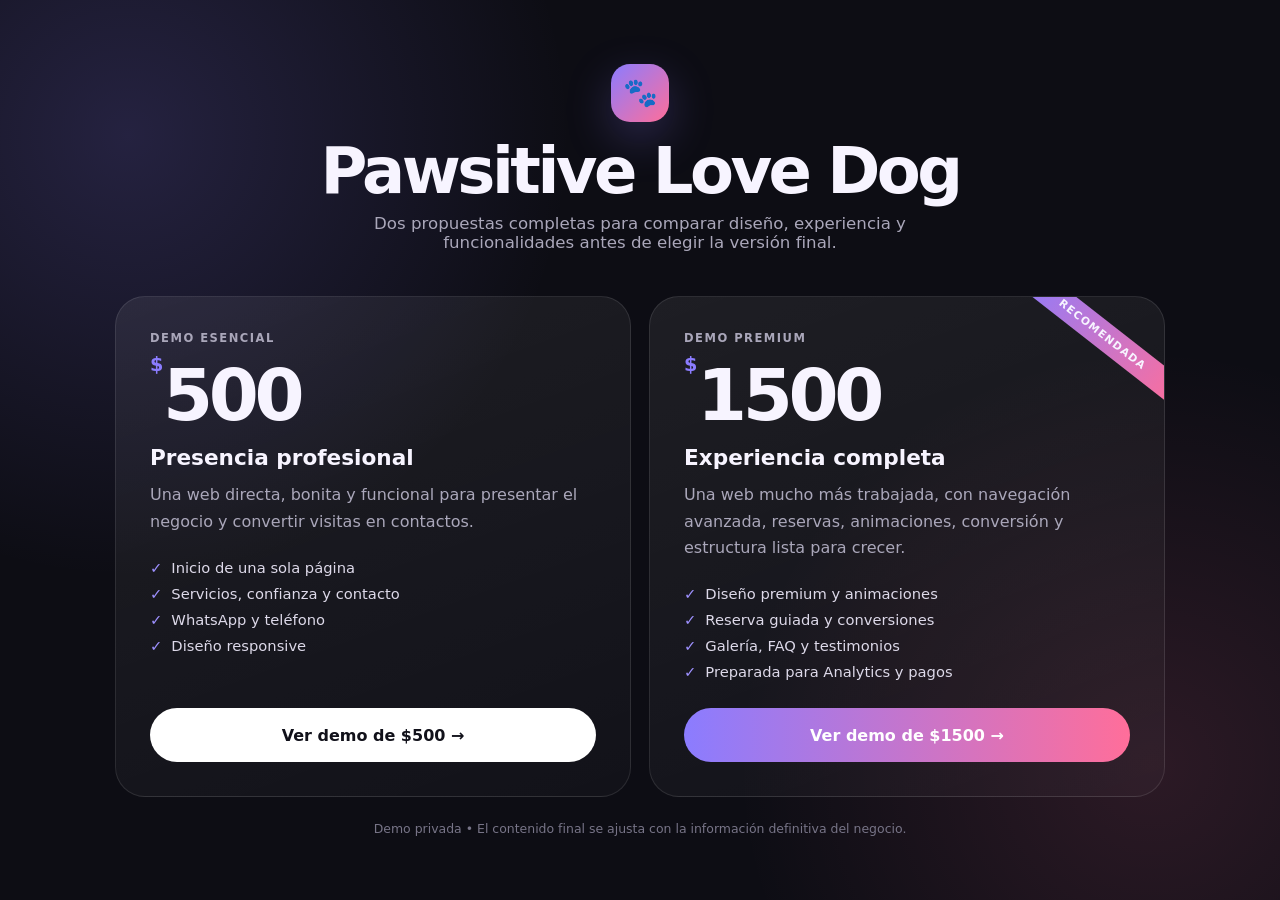
<file: index.html>
<!doctype html>
<html lang="es">
<head>
  <meta charset="utf-8">
  <meta name="viewport" content="width=device-width,initial-scale=1">
  <meta name="theme-color" content="#11111a">
  <title>Pawsitive Love Dog — Demo</title>
  <style>
    :root{--bg:#0d0d14;--card:#171721;--text:#f7f4ff;--muted:#aaa7ba;--purple:#8b7cff;--pink:#ff6e9a;--line:rgba(255,255,255,.1)}
    *{box-sizing:border-box}body{margin:0;min-height:100vh;display:grid;place-items:center;background:
    radial-gradient(circle at 10% 15%,rgba(139,124,255,.19),transparent 32%),
    radial-gradient(circle at 90% 85%,rgba(255,110,154,.13),transparent 30%),var(--bg);
    color:var(--text);font-family:Inter,ui-sans-serif,system-ui,-apple-system,BlinkMacSystemFont,"Segoe UI",sans-serif}
    .wrap{width:min(1050px,calc(100% - 34px));padding:56px 0}.brand{text-align:center;margin-bottom:44px}
    .mark{width:58px;height:58px;border-radius:19px;display:grid;place-items:center;margin:0 auto 18px;background:linear-gradient(135deg,var(--purple),var(--pink));font-size:28px;box-shadow:0 16px 45px rgba(139,124,255,.25)}
    h1{font-size:clamp(2rem,5vw,4.6rem);letter-spacing:-.055em;margin:0 0 12px;line-height:.98}
    .brand p{margin:0 auto;color:var(--muted);max-width:620px;font-size:1.04rem}.grid{display:grid;grid-template-columns:1fr 1fr;gap:18px}
    .card{position:relative;overflow:hidden;border:1px solid var(--line);border-radius:30px;background:linear-gradient(160deg,rgba(255,255,255,.07),rgba(255,255,255,.025));padding:34px;min-height:410px;display:flex;flex-direction:column;transition:.3s ease}
    .card:hover{transform:translateY(-6px);border-color:rgba(139,124,255,.45);box-shadow:0 30px 70px rgba(0,0,0,.3)}
    .premium:before{content:"RECOMENDADA";position:absolute;top:24px;right:-42px;transform:rotate(38deg);background:linear-gradient(90deg,var(--purple),var(--pink));padding:7px 50px;font-size:.67rem;font-weight:900;letter-spacing:.11em}
    .label{font-size:.72rem;letter-spacing:.13em;text-transform:uppercase;color:var(--muted);font-weight:800}.price{font-size:4.5rem;letter-spacing:-.06em;font-weight:900;margin:8px 0 0}.price sup{font-size:1.2rem;vertical-align:top;margin-right:4px;color:var(--purple)}
    h2{font-size:1.35rem;margin:8px 0 12px}.card p{color:var(--muted);line-height:1.65;margin:0}.features{display:grid;gap:9px;margin:24px 0 28px;color:#ddd9e9;font-size:.92rem}.features span:before{content:"✓";color:#9e91ff;font-weight:900;margin-right:9px}
    .btn{margin-top:auto;display:flex;align-items:center;justify-content:center;min-height:54px;border-radius:999px;background:#fff;color:#11111a;text-decoration:none;font-weight:900;transition:.2s}.premium .btn{background:linear-gradient(90deg,var(--purple),var(--pink));color:white}.btn:hover{transform:scale(1.015)}
    .note{text-align:center;color:#777487;font-size:.78rem;margin-top:24px}
    @media(max-width:760px){.wrap{padding:35px 0}.grid{grid-template-columns:1fr}.card{min-height:360px}.price{font-size:3.8rem}}
  </style>
</head>
<body>
  <main class="wrap">
    <div class="brand">
      <div class="mark">🐾</div>
      <h1>Pawsitive Love Dog</h1>
      <p>Dos propuestas completas para comparar diseño, experiencia y funcionalidades antes de elegir la versión final.</p>
    </div>
    <div class="grid">
      <article class="card">
        <span class="label">Demo esencial</span>
        <div class="price"><sup>$</sup>500</div>
        <h2>Presencia profesional</h2>
        <p>Una web directa, bonita y funcional para presentar el negocio y convertir visitas en contactos.</p>
        <div class="features">
          <span>Inicio de una sola página</span>
          <span>Servicios, confianza y contacto</span>
          <span>WhatsApp y teléfono</span>
          <span>Diseño responsive</span>
        </div>
        <a class="btn" href="500.html">Ver demo de $500 →</a>
      </article>
      <article class="card premium">
        <span class="label">Demo premium</span>
        <div class="price"><sup>$</sup>1500</div>
        <h2>Experiencia completa</h2>
        <p>Una web mucho más trabajada, con navegación avanzada, reservas, animaciones, conversión y estructura lista para crecer.</p>
        <div class="features">
          <span>Diseño premium y animaciones</span>
          <span>Reserva guiada y conversiones</span>
          <span>Galería, FAQ y testimonios</span>
          <span>Preparada para Analytics y pagos</span>
        </div>
        <a class="btn" href="1500.html">Ver demo de $1500 →</a>
      </article>
    </div>
    <div class="note">Demo privada • El contenido final se ajusta con la información definitiva del negocio.</div>
  </main>
</body>
</html>
</file>
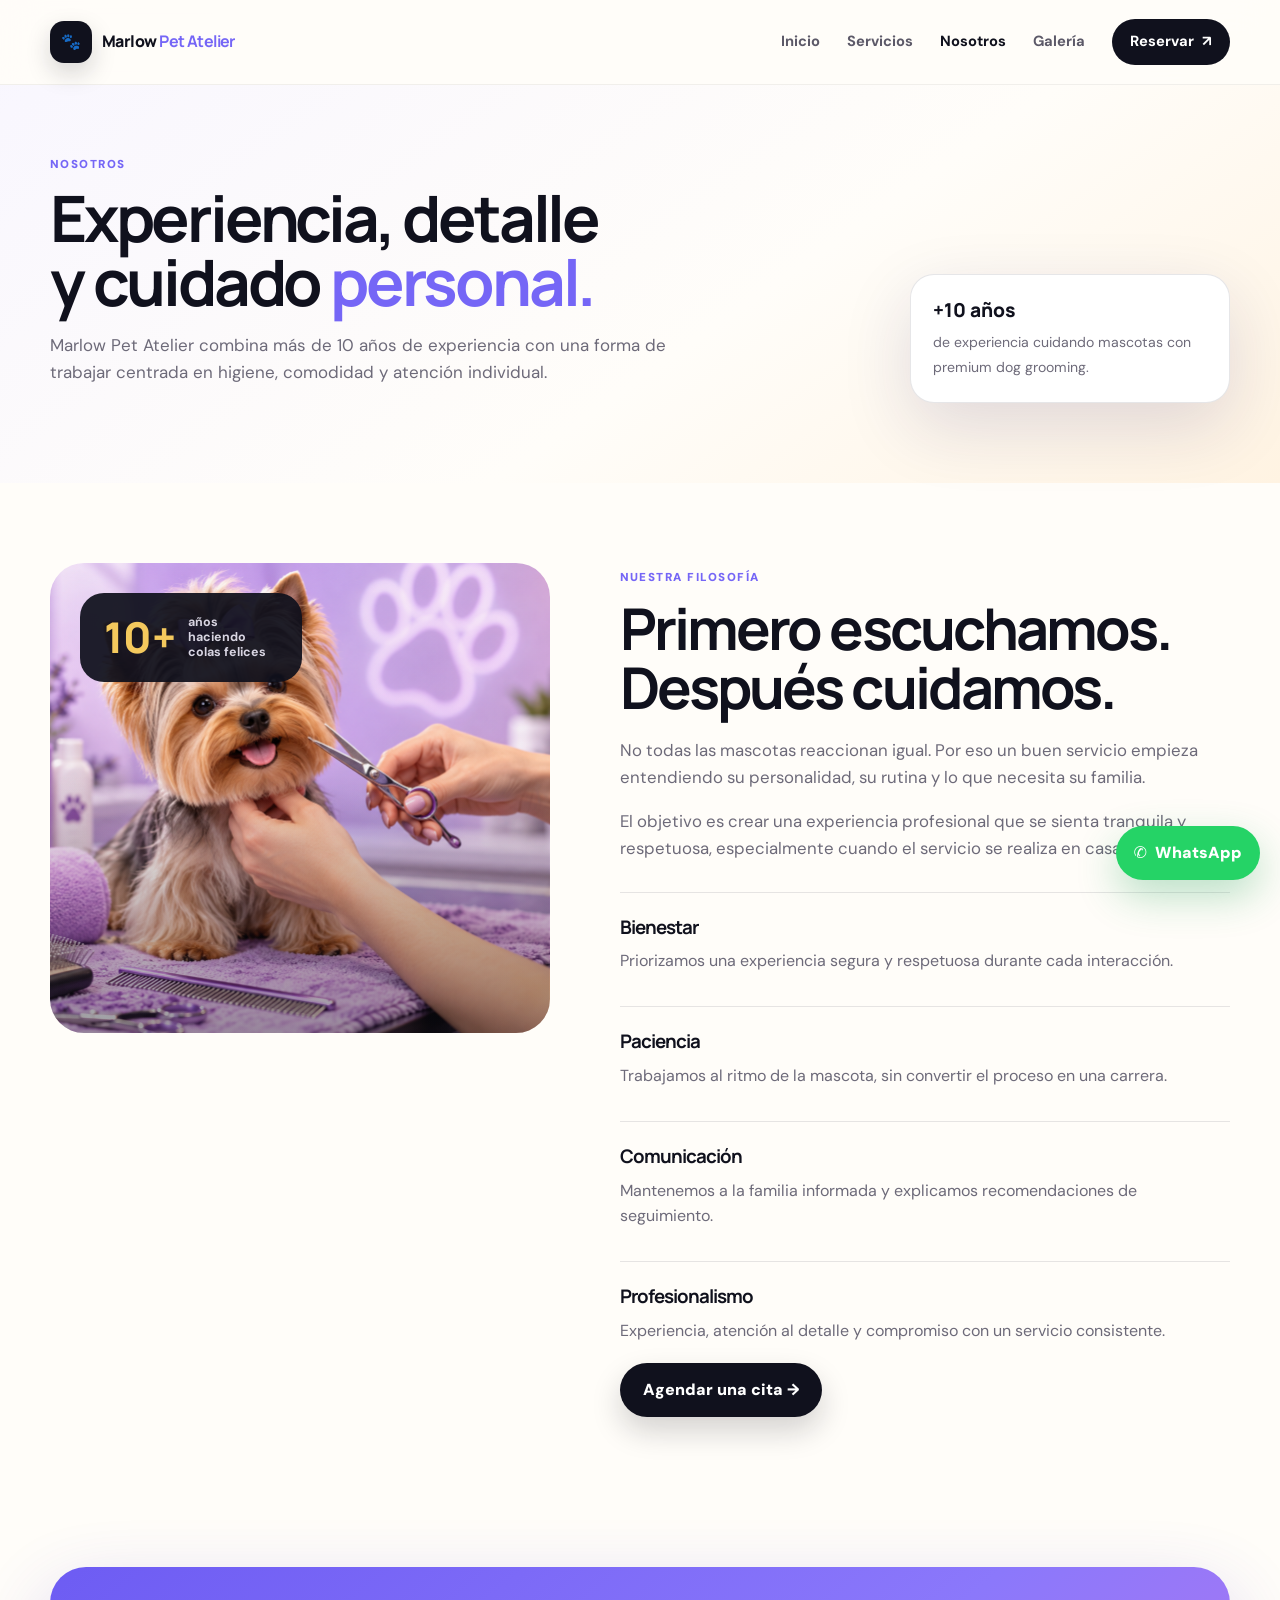
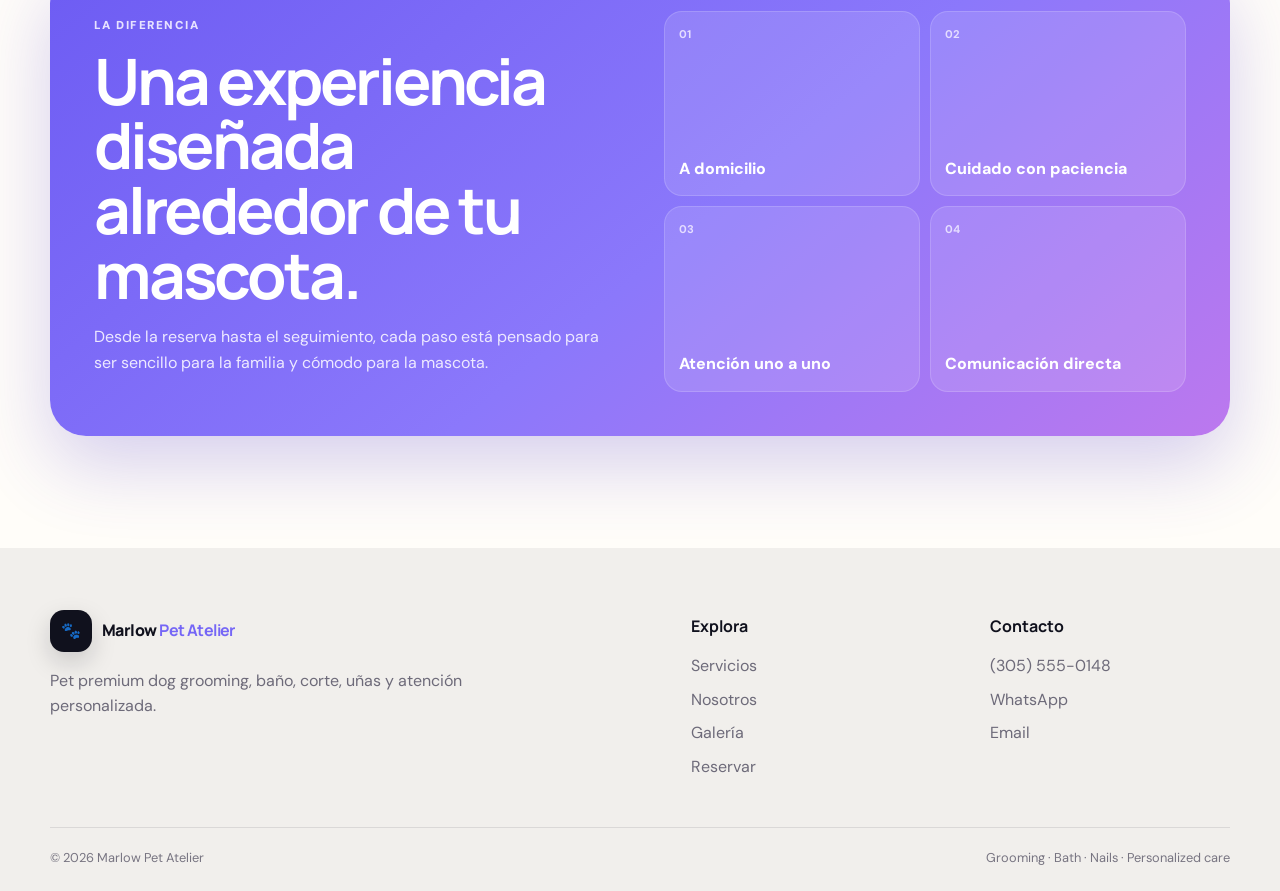
<file: premium-about.html>
<!doctype html><html lang="es"><head>
<meta charset="utf-8"><meta name="viewport" content="width=device-width,initial-scale=1">
<meta name="description" content="Conoce el enfoque de Marlow Pet Atelier: más de 10 años de experiencia, atención profesional y cuidado con paciencia.">
<title>Nosotros | Marlow Pet Atelier</title>
<link rel="preconnect" href="https://fonts.googleapis.com"><link rel="preconnect" href="https://fonts.gstatic.com" crossorigin>
<link href="https://fonts.googleapis.com/css2?family=DM+Sans:wght@400;500;600;700&family=Manrope:wght@600;700;800&display=swap" rel="stylesheet"><link rel="stylesheet" href="1500.css"></head>
<body class="subpage"><div class="progress" id="progress"></div><header class="site-header"><div class="container nav-wrap">
<a class="brand" href="1500.html"><span class="brand-mark">🐾</span><span>Marlow <b>Pet Atelier</b></span></a>
<button class="menu-toggle" id="menuToggle" aria-label="Abrir menú" aria-expanded="false"><span></span><span></span></button>
<nav class="nav" id="nav">
<a  href="1500.html">Inicio</a>
<a  href="premium-services.html">Servicios</a>
<a class="active" href="premium-about.html">Nosotros</a>
<a  href="premium-gallery.html">Galería</a>
<a class="nav-cta " href="1500.html">Reservar <span>↗</span></a>
</nav></div></header>
<main>
<section class="page-hero"><div class="container"><div class="reveal"><span class="kicker">Nosotros</span><h1>Experiencia, detalle<br>y cuidado <em>personal.</em></h1><p>Marlow Pet Atelier combina más de 10 años de experiencia con una forma de trabajar centrada en higiene, comodidad y atención individual.</p></div><div class="page-badge reveal"><strong>+10 años</strong><span>de experiencia cuidando mascotas con premium dog grooming.</span></div></div></section>
<section class="content-section"><div class="container story-grid">
<div class="story-panel reveal" aria-label="Sesión de grooming profesional"><div class="years-card"><strong>10+</strong><span>años haciendo colas felices</span></div></div>
<div class="story-copy reveal"><span class="kicker">Nuestra filosofía</span><h2>Primero escuchamos.<br>Después cuidamos.</h2><p>No todas las mascotas reaccionan igual. Por eso un buen servicio empieza entendiendo su personalidad, su rutina y lo que necesita su familia.</p><p>El objetivo es crear una experiencia profesional que se sienta tranquila y respetuosa, especialmente cuando el servicio se realiza en casa.</p>
<div class="values"><div class="value"><h3>Bienestar</h3><p>Priorizamos una experiencia segura y respetuosa durante cada interacción.</p></div><div class="value"><h3>Paciencia</h3><p>Trabajamos al ritmo de la mascota, sin convertir el proceso en una carrera.</p></div><div class="value"><h3>Comunicación</h3><p>Mantenemos a la familia informada y explicamos recomendaciones de seguimiento.</p></div><div class="value"><h3>Profesionalismo</h3><p>Experiencia, atención al detalle y compromiso con un servicio consistente.</p></div></div>
<a class="btn primary" href="1500.html">Agendar una cita →</a></div>
</div></section>
<section class="section premium-tech"><div class="container tech-card reveal"><div><span class="kicker light">La diferencia</span><h2>Una experiencia diseñada alrededor de tu mascota.</h2><p>Desde la reserva hasta el seguimiento, cada paso está pensado para ser sencillo para la familia y cómodo para la mascota.</p></div><div class="tech-grid"><div><b>01</b><span>A domicilio</span></div><div><b>02</b><span>Cuidado con paciencia</span></div><div><b>03</b><span>Atención uno a uno</span></div><div><b>04</b><span>Comunicación directa</span></div></div></div></section>
</main><a class="whatsapp-float" href="https://wa.me/13055550148" target="_blank" rel="noopener" aria-label="WhatsApp">✆<span>WhatsApp</span></a>
<footer>
  <div class="container footer-main">
    <div class="footer-brand"><a class="brand" href="1500.html"><span class="brand-mark">🐾</span><span>Marlow <b>Pet Atelier</b></span></a><p>Pet premium dog grooming, baño, corte, uñas y atención personalizada.</p></div>
    <div><h4>Explora</h4><a href="premium-services.html">Servicios</a><a href="premium-about.html">Nosotros</a><a href="premium-gallery.html">Galería</a><a href="1500.html">Reservar</a></div>
    <div><h4>Contacto</h4><a href="tel:+13055550148">(305) 555-0148</a><a href="https://wa.me/13055550148" target="_blank" rel="noopener">WhatsApp</a><a href="mailto:hello@marlowpetatelier.com">Email</a></div>
  </div>
  <div class="container footer-bottom"><span>© 2026 Marlow Pet Atelier</span><span>Grooming · Bath · Nails · Personalized care</span></div>
</footer><script src="1500.js"></script></body></html>
</file>
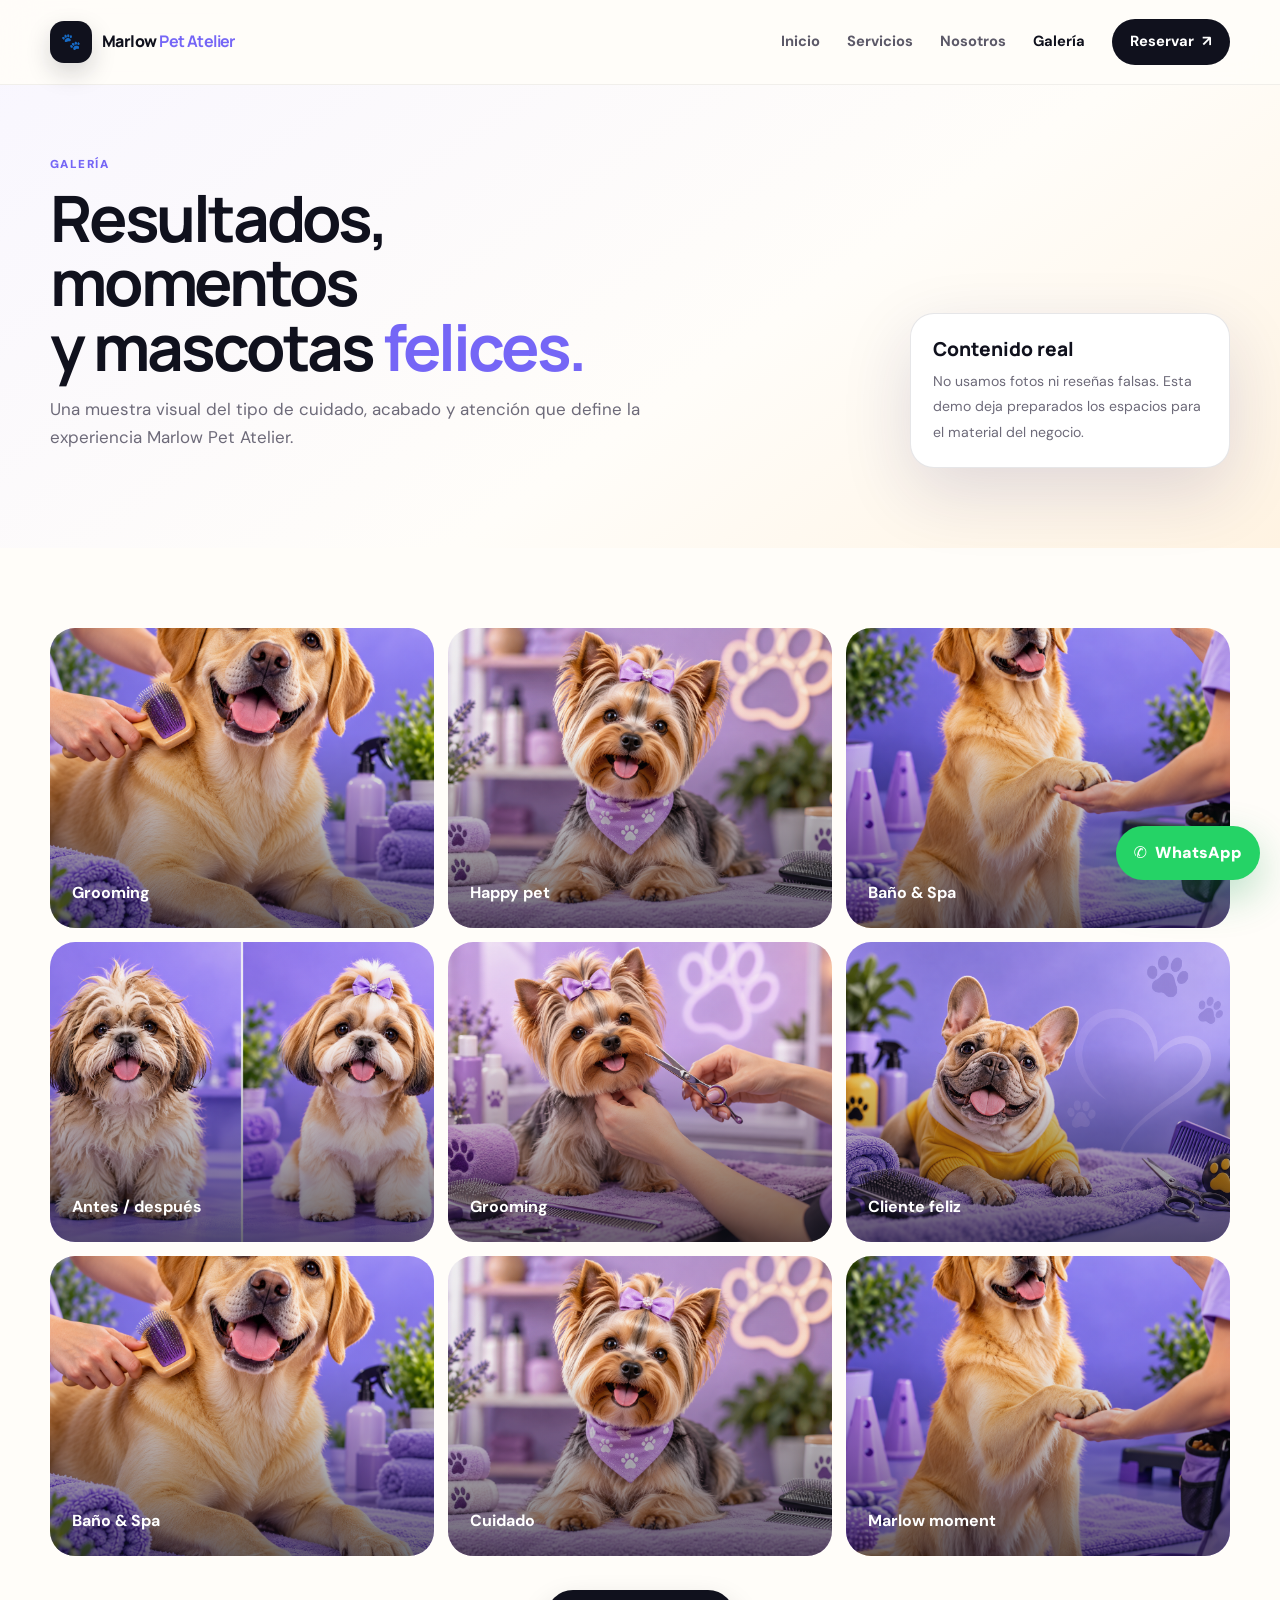
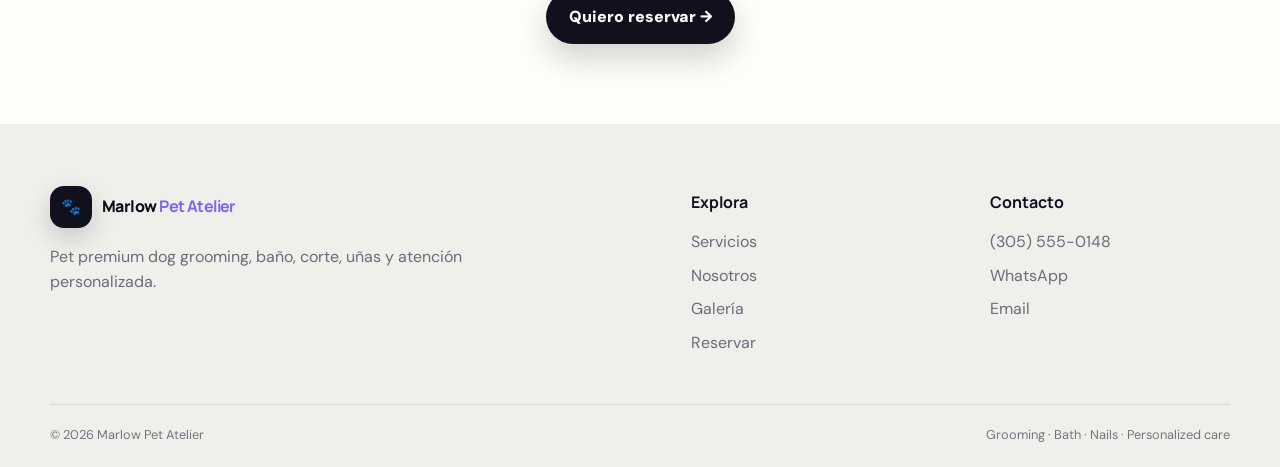
<file: premium-gallery.html>
<!doctype html><html lang="es"><head>
<meta charset="utf-8"><meta name="viewport" content="width=device-width,initial-scale=1">
<meta name="description" content="Galería de Marlow Pet Atelier. Espacio preparado para trabajos reales, grooming, entrenamiento y mascotas felices.">
<title>Galería | Marlow Pet Atelier</title>
<link rel="preconnect" href="https://fonts.googleapis.com"><link rel="preconnect" href="https://fonts.gstatic.com" crossorigin>
<link href="https://fonts.googleapis.com/css2?family=DM+Sans:wght@400;500;600;700&family=Manrope:wght@600;700;800&display=swap" rel="stylesheet"><link rel="stylesheet" href="1500.css"></head>
<body class="subpage"><div class="progress" id="progress"></div><header class="site-header"><div class="container nav-wrap">
<a class="brand" href="1500.html"><span class="brand-mark">🐾</span><span>Marlow <b>Pet Atelier</b></span></a>
<button class="menu-toggle" id="menuToggle" aria-label="Abrir menú" aria-expanded="false"><span></span><span></span></button>
<nav class="nav" id="nav">
<a  href="1500.html">Inicio</a>
<a  href="premium-services.html">Servicios</a>
<a  href="premium-about.html">Nosotros</a>
<a class="active" href="premium-gallery.html">Galería</a>
<a class="nav-cta " href="1500.html">Reservar <span>↗</span></a>
</nav></div></header>
<main>
<section class="page-hero"><div class="container"><div class="reveal"><span class="kicker">Galería</span><h1>Resultados, momentos<br>y mascotas <em>felices.</em></h1><p>Una muestra visual del tipo de cuidado, acabado y atención que define la experiencia Marlow Pet Atelier.</p></div><div class="page-badge reveal"><strong>Contenido real</strong><span>No usamos fotos ni reseñas falsas. Esta demo deja preparados los espacios para el material del negocio.</span></div></div></section>
<section class="content-section"><div class="container gallery-full">
<div class="gallery-placeholder reveal"><div><b>Grooming</b></div></div>
<div class="gallery-placeholder reveal"><div><b>Happy pet</b></div></div>
<div class="gallery-placeholder reveal"><div><b>Baño & Spa</b></div></div>
<div class="gallery-placeholder reveal"><div><b>Antes / después</b></div></div>
<div class="gallery-placeholder reveal"><div><b>Grooming</b></div></div>
<div class="gallery-placeholder reveal"><div><b>Cliente feliz</b></div></div>
<div class="gallery-placeholder reveal"><div><b>Baño & Spa</b></div></div>
<div class="gallery-placeholder reveal"><div><b>Cuidado</b></div></div>
<div class="gallery-placeholder reveal"><div><b>Marlow moment</b></div></div>
</div><div class="center-action reveal"><a class="btn primary" href="1500.html">Quiero reservar →</a></div></section>
</main><a class="whatsapp-float" href="https://wa.me/13055550148" target="_blank" rel="noopener" aria-label="WhatsApp">✆<span>WhatsApp</span></a>
<footer>
  <div class="container footer-main">
    <div class="footer-brand"><a class="brand" href="1500.html"><span class="brand-mark">🐾</span><span>Marlow <b>Pet Atelier</b></span></a><p>Pet premium dog grooming, baño, corte, uñas y atención personalizada.</p></div>
    <div><h4>Explora</h4><a href="premium-services.html">Servicios</a><a href="premium-about.html">Nosotros</a><a href="premium-gallery.html">Galería</a><a href="1500.html">Reservar</a></div>
    <div><h4>Contacto</h4><a href="tel:+13055550148">(305) 555-0148</a><a href="https://wa.me/13055550148" target="_blank" rel="noopener">WhatsApp</a><a href="mailto:hello@marlowpetatelier.com">Email</a></div>
  </div>
  <div class="container footer-bottom"><span>© 2026 Marlow Pet Atelier</span><span>Grooming · Bath · Nails · Personalized care</span></div>
</footer><script src="1500.js"></script></body></html>
</file>
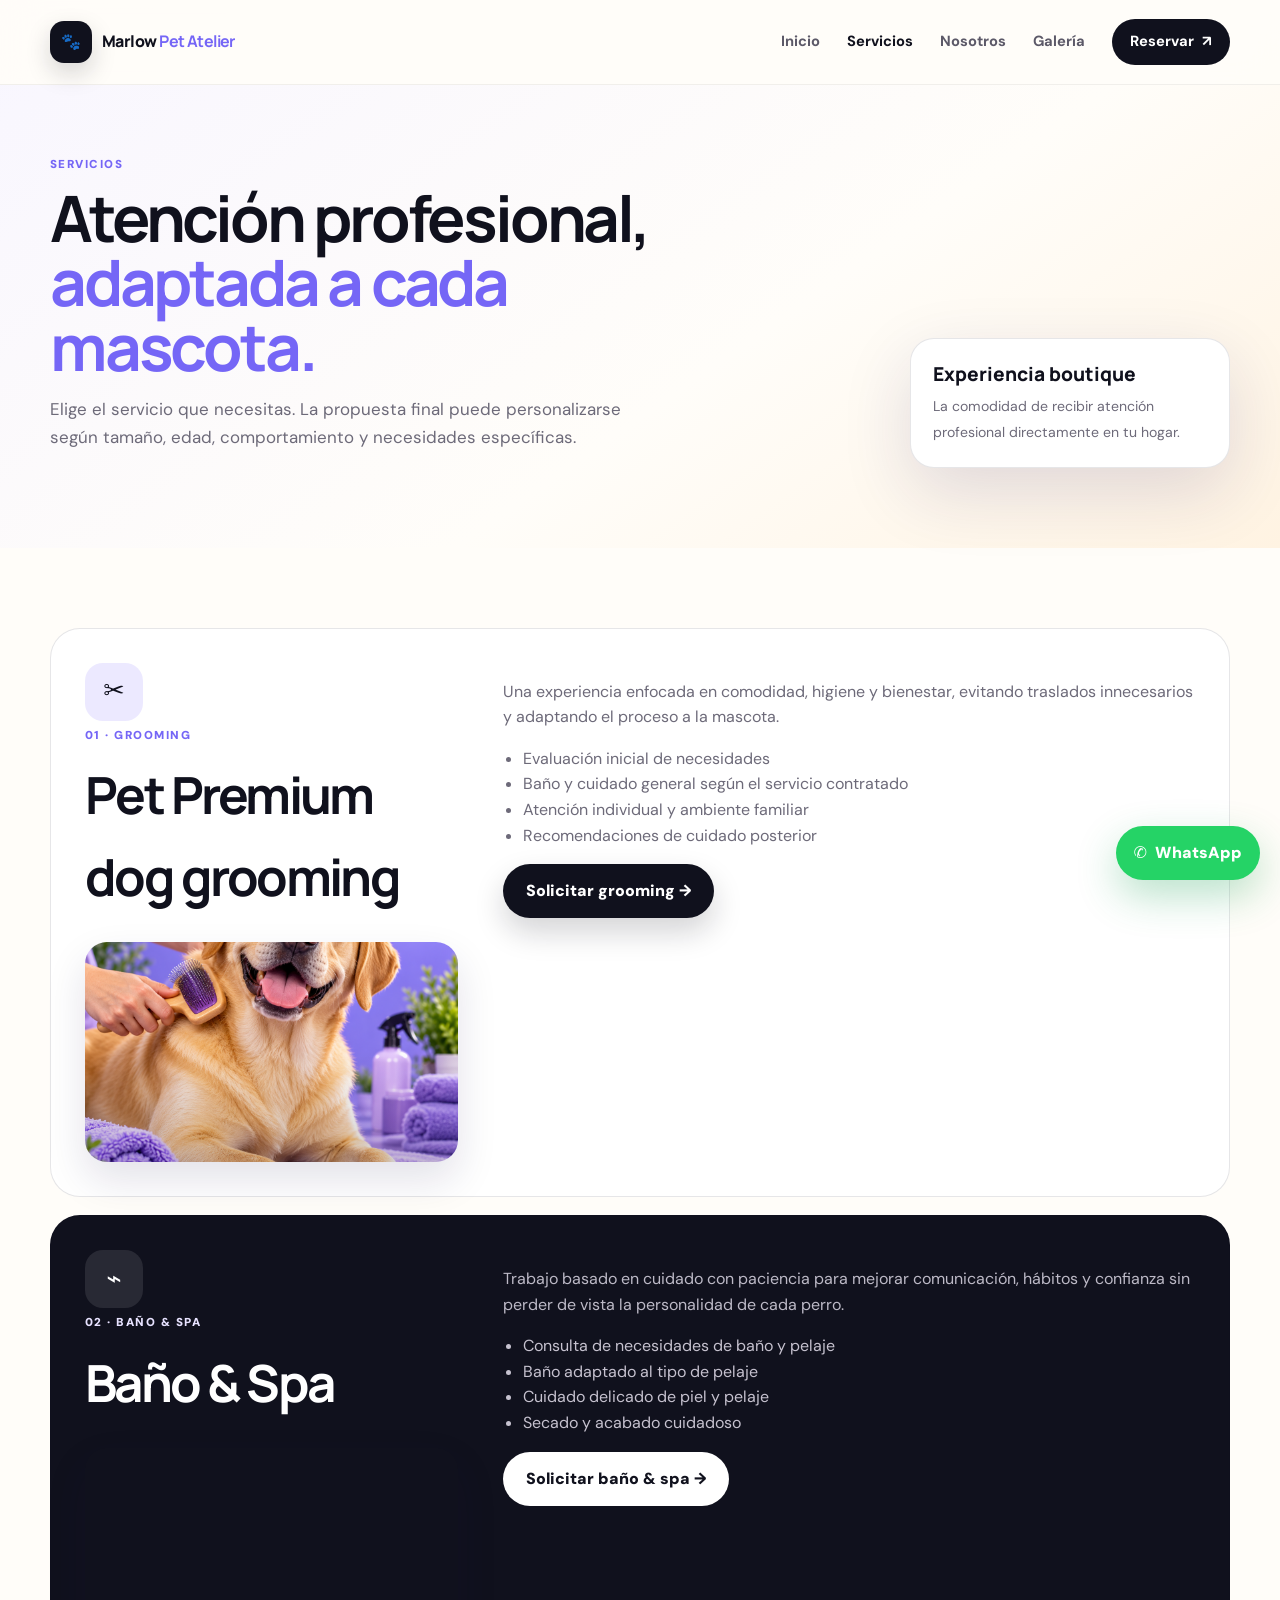
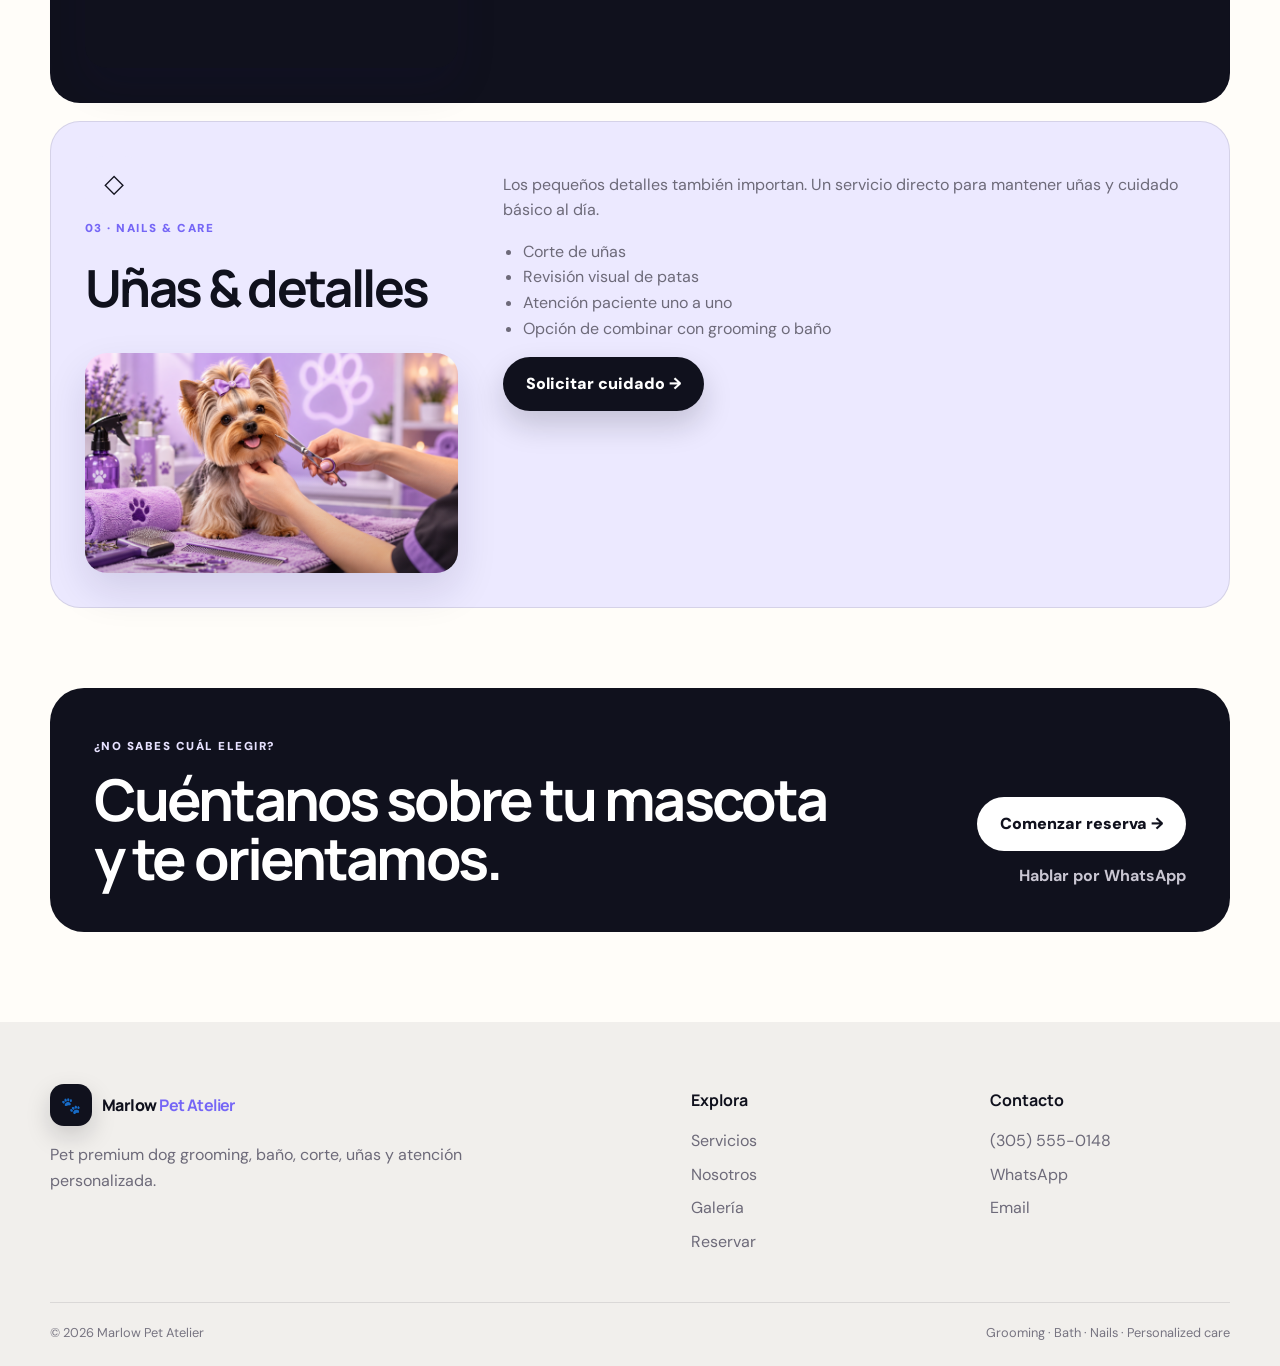
<file: premium-services.html>
<!doctype html><html lang="es"><head>
<meta charset="utf-8"><meta name="viewport" content="width=device-width,initial-scale=1">
<meta name="description" content="Servicios de Marlow Pet Atelier: premium dog grooming, baño, corte, uñas y cuidado personalizado.">
<meta property="og:title" content="Servicios | Marlow Pet Atelier"><meta property="og:image" content="3.png">
<title>Servicios | Marlow Pet Atelier</title>
<link rel="preconnect" href="https://fonts.googleapis.com"><link rel="preconnect" href="https://fonts.gstatic.com" crossorigin>
<link href="https://fonts.googleapis.com/css2?family=DM+Sans:wght@400;500;600;700&family=Manrope:wght@600;700;800&display=swap" rel="stylesheet"><link rel="stylesheet" href="1500.css"></head>
<body class="subpage"><div class="progress" id="progress"></div><header class="site-header"><div class="container nav-wrap">
<a class="brand" href="1500.html"><span class="brand-mark">🐾</span><span>Marlow <b>Pet Atelier</b></span></a>
<button class="menu-toggle" id="menuToggle" aria-label="Abrir menú" aria-expanded="false"><span></span><span></span></button>
<nav class="nav" id="nav">
<a  href="1500.html">Inicio</a>
<a class="active" href="premium-services.html">Servicios</a>
<a  href="premium-about.html">Nosotros</a>
<a  href="premium-gallery.html">Galería</a>
<a class="nav-cta " href="1500.html">Reservar <span>↗</span></a>
</nav></div></header>
<main>
<section class="page-hero"><div class="container"><div class="reveal"><span class="kicker">Servicios</span><h1>Atención profesional,<br><em>adaptada a cada mascota.</em></h1><p>Elige el servicio que necesitas. La propuesta final puede personalizarse según tamaño, edad, comportamiento y necesidades específicas.</p></div><div class="page-badge reveal"><strong>Experiencia boutique</strong><span>La comodidad de recibir atención profesional directamente en tu hogar.</span></div></div></section>
<section class="content-section"><div class="container detail-grid">
<article class="detail-card reveal" id="grooming"><div><div class="detail-icon">✂</div><span class="kicker">01 · Grooming</span><h2>Pet Premium dog grooming</h2><div class="detail-media grooming-media" aria-label="Labrador recibiendo grooming"></div></div><div><p>Una experiencia enfocada en comodidad, higiene y bienestar, evitando traslados innecesarios y adaptando el proceso a la mascota.</p><ul><li>Evaluación inicial de necesidades</li><li>Baño y cuidado general según el servicio contratado</li><li>Atención individual y ambiente familiar</li><li>Recomendaciones de cuidado posterior</li></ul><a class="btn primary" href="1500.html?service=Pet%20Grooming">Solicitar grooming →</a></div></article>
<article class="detail-card reveal" id="baño"><div><div class="detail-icon">⌁</div><span class="kicker light">02 · Baño & Spa</span><h2>Baño & Spa</h2><div class="detail-media baño-media" aria-label="Perro después de baño y grooming"></div></div><div><p>Trabajo basado en cuidado con paciencia para mejorar comunicación, hábitos y confianza sin perder de vista la personalidad de cada perro.</p><ul><li>Consulta de necesidades de baño y pelaje</li><li>Baño adaptado al tipo de pelaje</li><li>Cuidado delicado de piel y pelaje</li><li>Secado y acabado cuidadoso</li></ul><a class="btn white" href="1500.html?service=Entrenamiento%20Canino">Solicitar baño & spa →</a></div></article>
<article class="detail-card reveal" id="nails"><div><div class="detail-icon">◇</div><span class="kicker">03 · Nails & Care</span><h2>Uñas & detalles</h2><div class="detail-media care-media" aria-label="Cuidado de uñas y detalles"></div></div><div><p>Los pequeños detalles también importan. Un servicio directo para mantener uñas y cuidado básico al día.</p><ul><li>Corte de uñas</li><li>Revisión visual de patas</li><li>Atención paciente uno a uno</li><li>Opción de combinar con grooming o baño</li></ul><a class="btn primary" href="1500.html?service=Corte%20de%20u%C3%B1as">Solicitar cuidado →</a></div></article>
</div></section>
<section class="final-cta"><div class="container final-card reveal"><div><span class="kicker light">¿No sabes cuál elegir?</span><h2>Cuéntanos sobre tu mascota<br>y te orientamos.</h2></div><div class="final-actions"><a class="btn white" href="1500.html">Comenzar reserva →</a><a href="https://wa.me/13055550148" target="_blank" rel="noopener">Hablar por WhatsApp</a></div></div></section>
</main><a class="whatsapp-float" href="https://wa.me/13055550148" target="_blank" rel="noopener" aria-label="WhatsApp">✆<span>WhatsApp</span></a>
<footer>
  <div class="container footer-main">
    <div class="footer-brand"><a class="brand" href="1500.html"><span class="brand-mark">🐾</span><span>Marlow <b>Pet Atelier</b></span></a><p>Pet premium dog grooming, baño, corte, uñas y atención personalizada.</p></div>
    <div><h4>Explora</h4><a href="premium-services.html">Servicios</a><a href="premium-about.html">Nosotros</a><a href="premium-gallery.html">Galería</a><a href="1500.html">Reservar</a></div>
    <div><h4>Contacto</h4><a href="tel:+13055550148">(305) 555-0148</a><a href="https://wa.me/13055550148" target="_blank" rel="noopener">WhatsApp</a><a href="mailto:hello@marlowpetatelier.com">Email</a></div>
  </div>
  <div class="container footer-bottom"><span>© 2026 Marlow Pet Atelier</span><span>Grooming · Bath · Nails · Personalized care</span></div>
</footer><script src="1500.js"></script></body></html>
</file>
<file: 1500.css>
:root{--ink:#10111d;--ink2:#191a28;--paper:#fffdf9;--soft:#f5f3f0;--muted:#6d6a79;--line:rgba(16,17,29,.1);--purple:#7566f6;--purple2:#9b8cff;--lav:#ece9ff;--pink:#ff739b;--gold:#f4c95d;--green:#55c887;--shadow:0 24px 70px rgba(35,26,99,.14)}
*{box-sizing:border-box}html{scroll-behavior:smooth}body{margin:0;background:var(--paper);color:var(--ink);font-family:"DM Sans",system-ui,sans-serif;line-height:1.6;overflow-x:hidden}a{color:inherit;text-decoration:none}button,input,select,textarea{font:inherit}button{cursor:pointer}.container{width:min(1180px,calc(100% - 36px));margin:auto}.progress{position:fixed;left:0;top:0;height:3px;width:0;background:linear-gradient(90deg,var(--purple),var(--pink));z-index:999}
.site-header{position:fixed;top:0;left:0;right:0;z-index:100;padding:11px 0;transition:.25s}.site-header.scrolled,.subpage .site-header{background:rgba(255,253,249,.9);backdrop-filter:blur(18px);border-bottom:1px solid rgba(16,17,29,.06)}.nav-wrap{display:flex;align-items:center;justify-content:space-between;min-height:62px}.brand{display:flex;align-items:center;gap:10px;font-family:"Manrope";font-weight:800;letter-spacing:-.035em}.brand b{color:var(--purple)}.brand-mark{width:42px;height:42px;border-radius:14px;background:var(--ink);display:grid;place-items:center;box-shadow:0 10px 25px rgba(16,17,29,.17)}.nav{display:flex;align-items:center;gap:27px;font-size:.92rem;font-weight:700}.nav>a:not(.nav-cta){color:#5c5968}.nav>a.active,.nav>a:hover{color:var(--ink)}.nav-cta{display:inline-flex!important;align-items:center;gap:8px;color:#fff!important;background:var(--ink);min-height:46px;padding:0 18px;border-radius:999px}.menu-toggle{display:none;border:0;background:none;width:44px;height:44px}.menu-toggle span{display:block;width:22px;height:2px;background:var(--ink);margin:6px auto}
.premium-hero{position:relative;min-height:100svh;display:flex;align-items:center;overflow:hidden;padding:125px 0 85px;background:linear-gradient(145deg,#f8f6ff 0%,#fffdfa 56%,#fff1dc 100%)}.hero-glow{position:absolute;border-radius:50%;pointer-events:none}.g1{width:460px;height:460px;background:rgba(117,102,246,.13);right:-140px;top:-190px}.g2{width:280px;height:280px;background:rgba(244,201,93,.15);left:-120px;bottom:-80px}.hero-grid{position:relative;z-index:2;display:grid;grid-template-columns:1.04fr .96fr;gap:70px;align-items:center}.eyebrow,.kicker{display:inline-flex;align-items:center;gap:9px;color:var(--purple);text-transform:uppercase;letter-spacing:.13em;font-size:.72rem;font-weight:900}.live-dot{display:inline-block;width:9px;height:9px;border-radius:50%;background:var(--green);box-shadow:0 0 0 5px rgba(85,200,135,.14)}h1,h2,h3{font-family:"Manrope";letter-spacing:-.05em}.hero h1{font-size:clamp(3.6rem,7vw,6.8rem);line-height:.91;margin:18px 0 24px}.hero h1 em,.section h2 em,.page-hero h1 em{font-style:normal;color:var(--purple)}.hero-copy>p{font-size:1.13rem;color:var(--muted);max-width:660px;margin:0 0 30px}.hero-actions{display:flex;gap:12px;flex-wrap:wrap}.btn{border:0;display:inline-flex;align-items:center;justify-content:center;gap:9px;min-height:54px;padding:0 23px;border-radius:999px;font-weight:900;transition:.25s}.btn:hover{transform:translateY(-2px)}.primary{background:var(--ink);color:white;box-shadow:0 14px 30px rgba(16,17,29,.18)}.ghost{background:rgba(255,255,255,.65);border:1px solid var(--line);color:var(--ink);backdrop-filter:blur(10px)}.proof-grid{display:flex;gap:24px;flex-wrap:wrap;margin-top:38px}.proof-grid div{display:grid;grid-template-columns:auto 1fr;gap:0 8px;align-items:center}.proof-grid strong{grid-row:1/3;font-size:1.35rem;color:var(--purple)}.proof-grid span{font-size:.76rem;color:var(--muted);font-weight:700}.hero-media{position:relative;min-height:590px}.hero-photo{position:absolute;inset:0;border-radius:42px;box-shadow:var(--shadow);overflow:hidden}.image-slot{background:linear-gradient(145deg,#7469cc,#b6b9e5);background-image:linear-gradient(to top,rgba(15,13,37,.22),transparent 45%),url("fondo.jpg");background-size:cover;background-position:center}.hero-photo:after{content:"";position:absolute;inset:0;border:1px solid rgba(255,255,255,.38);border-radius:42px}.float-card{position:absolute;z-index:3;background:rgba(255,255,255,.9);backdrop-filter:blur(15px);border-radius:19px;box-shadow:0 17px 48px rgba(31,24,86,.15);display:flex;align-items:center;gap:10px;padding:13px 15px}.float-card>span:not(.live-dot){width:38px;height:38px;border-radius:12px;display:grid;place-items:center;background:#fff0f4;color:var(--pink)}.float-card small,.float-card strong{display:block;line-height:1.2}.float-card small{font-size:.68rem;color:var(--muted);margin-bottom:3px}.float-card strong{font-size:.86rem}.fc-top{left:-25px;top:34px}.fc-bottom{right:-25px;bottom:33px;background:rgba(16,17,29,.92);color:white}.fc-bottom small{color:#aaa8b6}.fc-bottom a{background:white;color:var(--ink);padding:8px 12px;border-radius:999px;font-size:.76rem;font-weight:900;margin-left:7px}.scroll-note{position:absolute;bottom:20px;left:50%;transform:translateX(-50%);font-size:.72rem;color:#7a7786;font-weight:800;display:flex;align-items:center;gap:8px}.scroll-note span{width:19px;height:28px;border:1px solid #bbb8c3;border-radius:999px;position:relative}.scroll-note span:after{content:"";position:absolute;width:3px;height:5px;background:var(--purple);border-radius:2px;left:7px;top:6px;animation:scroll 1.8s infinite}@keyframes scroll{0%{opacity:0;transform:translateY(0)}30%{opacity:1}100%{opacity:0;transform:translateY(10px)}}
.ticker{background:var(--ink);color:white;overflow:hidden;padding:17px 0}.ticker-track{display:flex;align-items:center;gap:24px;width:max-content;animation:ticker 24s linear infinite;font:800 .72rem "Manrope";text-transform:uppercase;letter-spacing:.1em}.ticker i{color:var(--gold)}@keyframes ticker{to{transform:translateX(-38%)}}
.section{padding:112px 0}.section-head{display:flex;align-items:end;justify-content:space-between;gap:48px;margin-bottom:44px}.section-head>div{max-width:760px}.section-head>p{max-width:390px;color:var(--muted);margin:0 0 7px}.section h2,.page-hero h1{font-size:clamp(2.5rem,5vw,4.6rem);line-height:1.01;margin:10px 0 0}.service-grid{display:grid;grid-template-columns:repeat(3,1fr);gap:18px}.service-card{min-height:395px;border:1px solid var(--line);border-radius:29px;background:#fff;padding:30px;display:flex;flex-direction:column;justify-content:space-between;transition:.28s}.service-card:hover{transform:translateY(-7px);box-shadow:0 25px 58px rgba(42,36,92,.1)}.service-dark{background:var(--ink);color:white}.service-lav{background:var(--lav)}.service-top{display:flex;justify-content:space-between;align-items:center;font-size:.73rem;font-weight:900;opacity:.8}.service-icon{width:56px;height:56px;border-radius:17px;background:var(--lav);color:var(--purple);display:grid;place-items:center;font-size:1.5rem}.service-dark .service-icon{background:rgba(255,255,255,.1);color:var(--gold)}.service-lav .service-icon{background:white}.service-card h3{font-size:1.6rem;margin:0 0 12px}.service-card p{color:var(--muted);margin:0 0 20px}.service-dark p{color:#bbb8c6}.service-card b{font-size:.9rem}.experience{background:var(--soft)}.exp-grid{display:grid;grid-template-columns:.95fr 1.05fr;gap:78px;align-items:center}.exp-visual{position:relative;min-height:570px;border-radius:40px;overflow:hidden;background:linear-gradient(160deg,#ddd7ff,#f4d7e1 65%,#f7e7b8);box-shadow:0 24px 65px rgba(57,46,130,.12)}.exp-orb{position:absolute;width:320px;height:320px;border-radius:45% 55% 61% 39%/54% 42% 58% 46%;background:rgba(255,255,255,.31);left:30px;top:45px}.big-paw{position:absolute;right:30px;bottom:25px;font-size:13rem;filter:drop-shadow(0 18px 20px rgba(50,33,98,.13))}.years-card{position:absolute;left:30px;top:30px;background:rgba(16,17,29,.93);color:white;border-radius:24px;padding:22px 24px;display:flex;align-items:center;gap:12px}.years-card strong{font:800 2.65rem/1 "Manrope";color:var(--gold)}.years-card span{max-width:90px;font-size:.78rem;line-height:1.2;color:#d8d5e2;font-weight:700}.care-card{position:absolute;left:30px;bottom:30px;background:rgba(255,255,255,.9);backdrop-filter:blur(13px);padding:14px 16px;border-radius:18px;display:flex;align-items:center;gap:11px;box-shadow:0 15px 40px rgba(49,35,104,.13)}.care-card>b{width:37px;height:37px;border-radius:50%;display:grid;place-items:center;background:#e6f8ee;color:#2f9661}.care-card strong,.care-card small{display:block;line-height:1.25}.care-card small{font-size:.7rem;color:var(--muted);margin-top:3px}.exp-copy>.lead{font-size:1.08rem;color:var(--muted)}.feature-list{margin:28px 0}.feature-list>div{display:grid;grid-template-columns:55px 1fr;gap:17px;padding:20px 0;border-bottom:1px solid var(--line)}.feature-list>div>span{font-size:.72rem;font-weight:900;color:var(--purple);padding-top:7px}.feature-list h3{font-size:1.22rem;margin:0 0 5px}.feature-list p{color:var(--muted);margin:0}.text-link{font-weight:900;color:var(--purple)}.center-head{text-align:center;max-width:850px;margin:0 auto 48px}.steps-grid{display:grid;grid-template-columns:repeat(3,1fr);gap:18px}.step-card{position:relative;border:1px solid var(--line);border-radius:27px;background:#fff;padding:29px}.step-card>span{position:absolute;right:24px;top:22px;font-size:.72rem;font-weight:900;color:#aaa7b4}.step-emoji{font-size:2rem;margin-bottom:65px}.step-card h3{font-size:1.42rem;margin:0 0 9px}.step-card p{color:var(--muted);margin:0}.center-action{text-align:center;margin-top:34px}.results-section{background:var(--ink);color:white}.results-section .section-head>p{color:#aaa7b5}.gallery-preview{display:grid;grid-template-columns:1.15fr .85fr 1fr;grid-template-rows:260px 230px;gap:14px}.gallery-tile{position:relative;border-radius:24px;padding:22px;display:flex;align-items:end;overflow:hidden;background:linear-gradient(145deg,#6658df,#a297ff)}.gallery-tile:before{content:"🐾";position:absolute;right:18px;top:4px;font-size:6rem;opacity:.11;transform:rotate(-12deg)}.gallery-tile>div{position:relative}.gallery-tile span,.gallery-tile small{display:block}.gallery-tile span{font:800 1.1rem "Manrope"}.gallery-tile small{color:#e5e2ed}.tall{grid-row:1/3}.pink{background:linear-gradient(145deg,#df6c96,#f3b4c8)}.gold{background:linear-gradient(145deg,#dcae3f,#f6e3a1)}.wide{grid-column:2/4;background:linear-gradient(145deg,#3c3c50,#67627a)}.dark-ghost{color:white;border-color:rgba(255,255,255,.2);background:rgba(255,255,255,.06)}.reviews{background:#faf9f7}.review-grid{display:grid;grid-template-columns:repeat(3,1fr);gap:18px}.review-card{background:white;border:1px solid var(--line);border-radius:26px;padding:27px}.stars{color:#e6b53e;letter-spacing:.12em;margin-bottom:20px}.review-card>p{font-size:1.04rem;min-height:88px}.reviewer{display:flex;align-items:center;gap:10px}.reviewer>span{width:44px;height:44px;border-radius:50%;display:grid;place-items:center;background:var(--lav)}.reviewer strong,.reviewer small{display:block}.reviewer small{color:var(--muted);font-size:.7rem}.premium-tech{padding-top:70px}.tech-card{border-radius:36px;padding:44px;background:linear-gradient(140deg,#6d5cf3,#8b78fb 55%,#bc78ee);color:white;display:grid;grid-template-columns:1fr 1fr;gap:48px;box-shadow:0 28px 75px rgba(78,59,200,.24)}.light{color:#e7e2ff}.tech-card h2{margin:12px 0 17px}.tech-card p{color:#ede9ff}.tech-grid{display:grid;grid-template-columns:1fr 1fr;gap:10px}.tech-grid div{min-height:95px;background:rgba(255,255,255,.12);border:1px solid rgba(255,255,255,.16);border-radius:18px;padding:14px;display:flex;flex-direction:column;justify-content:space-between}.tech-grid b{font-size:.7rem;color:#e5ddff}.tech-grid span{font-weight:800}.final-cta{padding:0 0 90px}.final-card{background:var(--ink);color:white;border-radius:34px;padding:44px;display:flex;align-items:end;justify-content:space-between;gap:30px}.final-card h2{font-size:clamp(2.15rem,4.5vw,4rem);line-height:1.03;margin:12px 0 0}.white{background:white;color:var(--ink)}.final-actions{display:grid;gap:12px;justify-items:end}.final-actions>a:last-child{color:#c9c6d2;font-weight:700}.whatsapp-float{position:fixed;right:20px;bottom:20px;z-index:60;background:#25d366;color:white;border-radius:999px;min-height:54px;padding:0 18px;display:flex;align-items:center;gap:8px;font-weight:900;box-shadow:0 16px 40px rgba(26,160,82,.3)}
footer{background:#f1efec;padding:62px 0 22px}.footer-main{display:grid;grid-template-columns:1.7fr .7fr .7fr;gap:58px}.footer-brand p{color:var(--muted);max-width:470px}.footer-main h4{font-family:"Manrope";margin:4px 0 14px}.footer-main>div:not(.footer-brand) a{display:block;color:var(--muted);margin:8px 0}.footer-bottom{border-top:1px solid var(--line);padding-top:20px;margin-top:40px;display:flex;justify-content:space-between;color:#777481;font-size:.8rem}
.page-hero{padding:150px 0 80px;background:linear-gradient(145deg,#f8f6ff,#fffdf9 60%,#fff3e2)}.page-hero .container{display:grid;grid-template-columns:1.15fr .85fr;gap:60px;align-items:end}.page-hero p{color:var(--muted);font-size:1.06rem;max-width:620px}.page-badge{justify-self:end;max-width:320px;background:white;border:1px solid var(--line);border-radius:24px;padding:22px;box-shadow:var(--shadow)}.page-badge strong{display:block;font:800 1.2rem "Manrope";margin-bottom:6px}.page-badge span{color:var(--muted);font-size:.88rem}.content-section{padding:80px 0}.detail-grid{display:grid;gap:18px}.detail-card{display:grid;grid-template-columns:.7fr 1.3fr;gap:45px;border:1px solid var(--line);border-radius:30px;background:white;padding:34px;scroll-margin-top:110px}.detail-card:nth-child(2){background:var(--ink);color:white}.detail-card:nth-child(3){background:var(--lav)}.detail-card h2{font-size:clamp(2rem,4vw,3.4rem);margin:8px 0 13px}.detail-card p{color:var(--muted)}.detail-card:nth-child(2) p{color:#bdbac7}.detail-card ul{padding-left:20px;color:var(--muted)}.detail-card:nth-child(2) ul{color:#c6c2cf}.detail-icon{width:58px;height:58px;border-radius:18px;background:var(--lav);display:grid;place-items:center;font-size:1.6rem}.detail-card:nth-child(2) .detail-icon{background:rgba(255,255,255,.1)}.story-grid{display:grid;grid-template-columns:.9fr 1.1fr;gap:70px;align-items:start}.story-panel{min-height:470px;border-radius:34px;background:linear-gradient(155deg,#dcd6ff,#f1d6df 65%,#f3e4b7);position:sticky;top:110px;overflow:hidden}.story-panel:after{content:"🐕";position:absolute;right:30px;bottom:20px;font-size:11rem}.story-copy h2{font-size:clamp(2.4rem,4.5vw,4.2rem);margin:10px 0 20px;line-height:1.03}.story-copy>p{color:var(--muted);font-size:1.05rem}.values{display:grid;gap:12px;margin-top:30px}.value{border-top:1px solid var(--line);padding:20px 0}.value h3{margin:0 0 6px}.value p{color:var(--muted);margin:0}.gallery-full{display:grid;grid-template-columns:repeat(3,1fr);gap:14px}.gallery-placeholder{min-height:300px;border-radius:25px;display:flex;align-items:end;padding:22px;position:relative;overflow:hidden;background:linear-gradient(145deg,#7064e8,#a69df8)}.gallery-placeholder:nth-child(2n){background:linear-gradient(145deg,#e37aa0,#f3c2d2)}.gallery-placeholder:nth-child(3n){background:linear-gradient(145deg,#dfb64a,#f4e1a6)}.gallery-placeholder:nth-child(4n){background:linear-gradient(145deg,#39404b,#70788c);color:white}.gallery-placeholder:before{content:"🐾";position:absolute;font-size:7rem;right:12px;top:0;opacity:.11}.gallery-placeholder div{position:relative}.gallery-placeholder b,.gallery-placeholder small{display:block}.gallery-placeholder small{opacity:.7}
.booking-layout{display:grid;grid-template-columns:.85fr 1.15fr;gap:60px;align-items:start}.booking-summary{position:sticky;top:110px}.booking-summary h2{font-size:clamp(2.3rem,4.5vw,4rem);line-height:1.03;margin:10px 0 17px}.booking-summary>p{color:var(--muted)}.summary-box{margin-top:26px;background:var(--ink);color:white;border-radius:25px;padding:24px}.summary-box div{display:flex;justify-content:space-between;gap:20px;padding:11px 0;border-bottom:1px solid rgba(255,255,255,.08)}.summary-box div:last-child{border:0}.summary-box span{color:#aaa8b7}.booking-form{background:white;border:1px solid var(--line);border-radius:30px;padding:30px;box-shadow:0 18px 45px rgba(31,24,86,.07)}.booking-form h3{font-size:1.45rem;margin:0 0 6px}.booking-form>.muted{color:var(--muted);margin:0 0 24px}.form-grid{display:grid;grid-template-columns:1fr 1fr;gap:14px}.field{display:grid;gap:7px}.field.full{grid-column:1/-1}.field span{font-size:.77rem;font-weight:800;color:#575462}.field input,.field select,.field textarea{width:100%;border:1px solid #dedbe6;border-radius:14px;background:#fbfafc;padding:13px 14px;outline:none;color:var(--ink)}.field input:focus,.field select:focus,.field textarea:focus{border-color:var(--purple);box-shadow:0 0 0 3px rgba(117,102,246,.09)}.booking-actions{display:flex;gap:11px;flex-wrap:wrap;margin-top:20px}.pay-btn{background:linear-gradient(90deg,var(--purple),var(--pink));color:white}.form-note{font-size:.78rem;color:var(--muted);margin-top:15px}.status-box{display:none;margin-top:16px;border-radius:14px;padding:13px 14px;font-size:.86rem}.status-box.show{display:block}.status-box.ok{background:#eaf8ef;color:#26774b}.status-box.warn{background:#fff4df;color:#845b15}.contact-cards{display:grid;grid-template-columns:repeat(3,1fr);gap:15px}.contact-card{border:1px solid var(--line);border-radius:24px;padding:25px;background:white}.contact-card span{font-size:1.7rem}.contact-card h3{margin:25px 0 7px}.contact-card p{color:var(--muted);margin:0}.reveal{opacity:0;transform:translateY(24px);transition:opacity .7s ease,transform .7s ease}.reveal.visible{opacity:1;transform:none}
@media(max-width:960px){.nav{position:fixed;left:18px;right:18px;top:82px;display:none;flex-direction:column;align-items:stretch;background:white;padding:20px;border-radius:24px;box-shadow:0 25px 70px rgba(16,17,29,.18)}.nav.open{display:flex}.menu-toggle{display:block}.hero-grid,.exp-grid,.tech-card,.page-hero .container,.story-grid,.booking-layout{grid-template-columns:1fr}.hero-media{min-height:520px}.section-head{align-items:start;flex-direction:column}.service-grid,.steps-grid,.review-grid,.contact-cards{grid-template-columns:1fr}.gallery-preview{grid-template-columns:1fr 1fr;grid-template-rows:280px 220px 220px}.tall{grid-row:auto;grid-column:1/3}.wide{grid-column:1/3}.page-badge{justify-self:start}.story-panel,.booking-summary{position:relative;top:auto}.detail-card{grid-template-columns:1fr}.gallery-full{grid-template-columns:1fr 1fr}.footer-main{grid-template-columns:1fr 1fr}.footer-brand{grid-column:1/-1}}
@media(max-width:650px){.container{width:min(100% - 26px,1180px)}.site-header{padding:8px 0}.premium-hero{min-height:auto;padding:108px 0 75px}.hero h1{font-size:3.65rem}.hero-media{min-height:410px}.fc-top{left:12px;top:14px}.fc-bottom{left:12px;right:12px;bottom:14px}.scroll-note{display:none}.section{padding:82px 0}.service-card{min-height:330px}.exp-visual{min-height:430px}.big-paw{font-size:9rem}.years-card{left:18px;top:18px}.care-card{left:18px;right:18px;bottom:18px}.gallery-preview{grid-template-columns:1fr;grid-template-rows:repeat(4,210px)}.tall,.wide{grid-column:auto}.tech-card{padding:26px}.tech-grid{grid-template-columns:1fr}.final-card{align-items:flex-start;flex-direction:column;padding:30px}.final-actions{justify-items:start}.whatsapp-float span{display:none}.whatsapp-float{width:54px;padding:0;justify-content:center}.footer-main{grid-template-columns:1fr;gap:28px}.footer-brand{grid-column:auto}.footer-bottom{flex-direction:column;gap:9px}.page-hero{padding:125px 0 60px}.detail-card{padding:25px}.gallery-full{grid-template-columns:1fr}.form-grid{grid-template-columns:1fr}.field.full{grid-column:auto}.booking-form{padding:22px}.booking-actions{flex-direction:column}.booking-actions .btn{width:100%}}

/* Premium demo imagery */
.image-slot{
  background-image:linear-gradient(to top,rgba(15,13,37,.22),transparent 45%),url("7251fcc9-298b-4392-9e66-af2479bb7d44.png");
  background-size:cover;
  background-position:center;
}
.exp-visual{
  background-image:linear-gradient(to top,rgba(18,13,45,.22),rgba(18,13,45,.02) 55%),url("ChatGPT%20Image%20Sep%2023%2C%202026%2C%2005_45_42%20PM.png");
  background-size:cover;
  background-position:center;
}
.exp-visual .exp-orb,.exp-visual .big-paw{display:none}

.gallery-tile{
  background-size:cover!important;
  background-position:center!important;
  isolation:isolate;
}
.gallery-tile:after,.gallery-placeholder:after,.detail-media:after,.story-panel:before,.booking-photo:after{
  content:"";
  position:absolute;
  inset:0;
  background:linear-gradient(to top,rgba(16,17,29,.58),rgba(16,17,29,.04) 62%);
  pointer-events:none;
}
.gallery-tile>div,.gallery-placeholder>div{z-index:2}
.gallery-tile.tall{background-image:url("3.png")}
.gallery-tile.pink{background-image:url("33.png")}
.gallery-tile.gold{background-image:url("4.png")}
.gallery-tile.wide{background-image:url("5.png")}
.gallery-tile:before{display:none}
.gallery-tile small{color:rgba(255,255,255,.78)}
.gallery-tile span{color:white;text-shadow:0 2px 16px rgba(0,0,0,.28)}

.detail-media{
  height:220px;
  margin-top:24px;
  border-radius:22px;
  position:relative;
  overflow:hidden;
  background-size:cover;
  background-position:center;
  box-shadow:0 18px 40px rgba(24,18,72,.12);
}
.detail-media.grooming-media{background-image:url("3.png")}
.detail-media.training-media{background-image:url("33.png")}
.detail-media.care-media{background-image:url("ChatGPT%20Image%20Sep%2023%2C%202026%2C%2005_45_42%20PM.png")}
.detail-media:after{background:linear-gradient(to top,rgba(16,17,29,.18),transparent 50%)}

.story-panel{
  background-image:linear-gradient(to top,rgba(16,17,29,.24),rgba(16,17,29,.02) 58%),url("ChatGPT%20Image%20Sep%2023%2C%202026%2C%2005_45_42%20PM.png");
  background-size:cover;
  background-position:center;
}
.story-panel:after{display:none}
.story-panel:before{z-index:1;background:linear-gradient(to top,rgba(16,17,29,.22),transparent 55%)}
.story-panel .years-card{z-index:2}

.gallery-placeholder{
  background-size:cover!important;
  background-position:center!important;
  color:white;
  isolation:isolate;
}
.gallery-placeholder:nth-child(1){background-image:url("3.png")}
.gallery-placeholder:nth-child(2){background-image:url("5.png")}
.gallery-placeholder:nth-child(3){background-image:url("33.png")}
.gallery-placeholder:nth-child(4){background-image:url("4.png")}
.gallery-placeholder:nth-child(5){background-image:url("ChatGPT%20Image%20Sep%2023%2C%202026%2C%2005_45_42%20PM.png")}
.gallery-placeholder:nth-child(6){background-image:url("7251fcc9-298b-4392-9e66-af2479bb7d44.png")}
.gallery-placeholder:nth-child(7){background-image:url("3.png")}
.gallery-placeholder:nth-child(8){background-image:url("5.png")}
.gallery-placeholder:nth-child(9){background-image:url("33.png")}
.gallery-placeholder:before{display:none}
.gallery-placeholder:after{background:linear-gradient(to top,rgba(16,17,29,.62),rgba(16,17,29,.03) 65%)}
.gallery-placeholder small{color:rgba(255,255,255,.8)}

.booking-photo{
  position:relative;
  min-height:280px;
  margin:24px 0;
  border-radius:26px;
  overflow:hidden;
  background-image:url("5.png");
  background-size:cover;
  background-position:center;
  box-shadow:0 20px 45px rgba(31,24,86,.12);
}
.booking-photo:after{background:linear-gradient(to top,rgba(16,17,29,.2),transparent 55%)}

/* Premium conversion upgrade */
.trust-strip{display:flex;flex-wrap:wrap;gap:8px 18px;margin-top:22px;color:var(--muted);font-size:.78rem;font-weight:700}
.trust-strip span{display:inline-flex;align-items:center;gap:6px}
.conversion-band{background:#f1efff}
.conversion-grid{display:grid;grid-template-columns:1fr 1fr;gap:70px;align-items:center}
.conversion-grid h2{font-family:Manrope,sans-serif;font-size:clamp(2rem,4vw,3.5rem);line-height:1.05;letter-spacing:-.045em;margin:12px 0 18px}
.conversion-grid>div>p{color:var(--muted);max-width:580px}
.conversion-points{display:grid;border-top:1px solid var(--line)}
.conversion-points>div{display:grid;grid-template-columns:48px 1fr;gap:16px;padding:20px 0;border-bottom:1px solid var(--line)}
.conversion-points b{color:var(--purple);font-family:Manrope,sans-serif}
.conversion-points span{display:grid;gap:3px}.conversion-points strong{font-size:1.05rem}.conversion-points small{color:var(--muted);font-size:.9rem;line-height:1.5}
.booking-form{box-shadow:0 28px 80px rgba(35,26,99,.12)}
@media(max-width:760px){.conversion-grid{grid-template-columns:1fr;gap:32px}.trust-strip{margin-top:16px}}
.booking-assurance{display:flex;flex-wrap:wrap;gap:8px;margin:16px 0 22px}.booking-assurance span{border:1px solid var(--line);border-radius:999px;padding:7px 10px;font-size:.72rem;font-weight:700;background:var(--paper)}

/* 1500-level presentation polish */
.booking-hero{background:linear-gradient(135deg,#f7f4ff 0%,#fff 52%,#fff0df 100%);overflow:hidden}
.booking-hero .container{align-items:center}
.booking-hero-proof{display:flex;flex-wrap:wrap;gap:10px 18px;margin-top:26px;font-size:.78rem;font-weight:800;color:#555160}
.booking-hero-card{justify-self:end;width:min(100%,390px);padding:32px;border-radius:32px;background:var(--ink);color:white;box-shadow:0 32px 80px rgba(24,19,63,.2);transform:rotate(1deg)}
.booking-hero-card>span{font:800 .68rem Manrope,sans-serif;letter-spacing:.16em;color:#a99cff}
.booking-hero-card strong{display:block;font:800 1.7rem Manrope,sans-serif;margin:34px 0 8px}
.booking-hero-card p{color:#bdb9c8;margin:0 0 30px}
.booking-hero-card a{display:inline-flex;background:white;color:var(--ink);padding:12px 17px;border-radius:999px;font-weight:900;font-size:.82rem}
.booking-page .content-section{background:linear-gradient(180deg,#fff 0%,#faf8f5 100%)}
.booking-page .booking-summary h2{letter-spacing:-.045em}
.booking-page .booking-form{border:0;border-radius:34px;padding:38px;box-shadow:0 30px 90px rgba(25,20,69,.1)}
.booking-page .field input,.booking-page .field select,.booking-page .field textarea{border-radius:12px;background:#fff;border-color:#d9d6df;padding:15px}
.booking-page .booking-actions .primary{min-height:54px}
@media(max-width:650px){
 .page-hero.booking-hero{padding:112px 0 54px}
 .booking-hero .container{gap:38px}
 .booking-hero h1{font-size:clamp(2.7rem,12vw,4rem)}
 .booking-hero p{font-size:1rem;line-height:1.65}
 .booking-hero-card{justify-self:stretch;transform:none;padding:25px;border-radius:26px}
 .booking-hero-card strong{margin-top:24px}
 .booking-page .content-section{padding-top:54px}
 .booking-page .booking-form{padding:20px;border-radius:24px}
}

/* Square premium direction */
body[data-page="home"]{--ink:#0b0b0d;--paper:#f5f1e8;--purple:#6757ff}
body[data-page="home"] .site-header{background:transparent;border:0}
body[data-page="home"] .site-header.scrolled{background:rgba(245,241,232,.94);border-bottom:1px solid #0b0b0d}
body[data-page="home"] .brand-mark{border-radius:0;box-shadow:none}
body[data-page="home"] .nav{gap:24px}
.nav-book{border:1px solid currentColor;background:transparent;padding:10px 14px;font-weight:900}
.cart-total{display:flex;align-items:center;gap:8px;border-left:1px solid currentColor;padding-left:18px;font-family:Manrope;font-weight:900}
body[data-page="home"] .premium-hero{min-height:92svh;padding:0;background:#0b0b0d;color:#fff;position:relative}
.hero-bg{position:absolute;inset:0;border-radius:0!important;background-position:center 38%}
.hero-shade{position:absolute;inset:0;background:linear-gradient(90deg,rgba(7,7,10,.82) 0%,rgba(7,7,10,.48) 48%,rgba(7,7,10,.12) 100%)}
.hero-minimal{position:relative;z-index:2;display:flex;align-items:flex-end;min-height:92svh;padding-bottom:9vh}
.hero-minimal .hero-copy{max-width:800px}
.hero-minimal .eyebrow{color:#d6ff45;margin-bottom:20px}
.hero-minimal h1{font-size:clamp(3.5rem,8vw,7.6rem);max-width:1000px;margin:0 0 22px}
.hero-minimal h1 em{color:#d6ff45}
.hero-minimal p{color:rgba(255,255,255,.8);font-size:1.08rem;max-width:570px;margin-bottom:28px}
.hero-book{border-radius:0;background:#d6ff45;color:#0b0b0d;box-shadow:none}
body[data-page="home"] .section{padding:88px 0;border-bottom:1px solid rgba(11,11,13,.16)}
body[data-page="home"] .section h2{max-width:780px}
body[data-page="home"] .service-grid{gap:0;border:1px solid #0b0b0d}
body[data-page="home"] .service-card{border:0;border-right:1px solid #0b0b0d;border-radius:0;min-height:330px;box-shadow:none}
body[data-page="home"] .service-card:last-child{border-right:0}
body[data-page="home"] .service-card:hover{transform:none;background:#d6ff45;color:#0b0b0d}
body[data-page="home"] .service-icon{border-radius:0}
body[data-page="home"] .results-section{background:#0b0b0d;color:#fff}
body[data-page="home"] .results-section .section-head p{color:#aaa}
body[data-page="home"] .gallery-preview{gap:1px;background:#fff}
body[data-page="home"] .gallery-tile{border-radius:0}
body[data-page="home"] .reviews{background:#ff785a}
body[data-page="home"] .review-grid{gap:0;border:1px solid #0b0b0d}
body[data-page="home"] .review-card{border:0;border-right:1px solid #0b0b0d;border-radius:0;background:#f5f1e8}
body[data-page="home"] .review-card:last-child{border-right:0}
body[data-page="home"] footer{border-top:1px solid #0b0b0d}
.booking-drawer{position:fixed;inset:0;z-index:1000;display:none}
.booking-drawer.open{display:block}
.drawer-backdrop{position:absolute;inset:0;border:0;background:rgba(0,0,0,.62);width:100%}
.wizard-shell{position:absolute;right:0;top:0;height:100%;width:min(680px,100%);background:#f5f1e8;border-left:1px solid #0b0b0d;overflow:auto;box-shadow:-30px 0 80px rgba(0,0,0,.2)}
.wizard-head{height:92px;display:grid;grid-template-columns:1fr auto auto;align-items:center;gap:24px;padding:0 30px;border-bottom:1px solid #0b0b0d}
.wizard-head>div:first-child{display:grid}.wizard-head span,.wizard-head small{font-size:.67rem;letter-spacing:.12em;font-weight:900}.wizard-head strong{font-size:1.15rem}.wizard-head>button{border:1px solid #0b0b0d;background:transparent;width:42px;height:42px;font-size:1.5rem}.wizard-price{text-align:right;display:grid}.wizard-price b{font-size:1.4rem;color:#6757ff}
.wizard-progress{height:5px;background:#ded9cf}.wizard-progress i{display:block;height:100%;width:25%;background:#6757ff;transition:.25s}
#bookingWizard{min-height:calc(100% - 97px);display:flex;flex-direction:column}
.wizard-step{display:none;padding:44px 30px;flex:1}.wizard-step.active{display:block}
.wizard-intro{font:800 clamp(1.7rem,4vw,2.6rem)/1.08 Manrope;margin:0 0 34px;letter-spacing:-.045em}
.wizard-step label{display:grid;gap:8px;margin-bottom:22px;font-weight:800}
.wizard-step input,.wizard-step select,.wizard-step textarea{border:1px solid #0b0b0d;border-radius:0;background:#fff;padding:15px 14px;outline:none}
.wizard-step input:focus,.wizard-step select:focus,.wizard-step textarea:focus{box-shadow:4px 4px 0 #d6ff45}
.wizard-step label>small,.price-note{font-weight:500;color:#6d685f;font-size:.78rem}
.breed-combobox{position:relative}.breed-combobox input{width:100%}.breed-results{position:absolute;z-index:5;top:100%;left:0;right:0;background:#fff;border:1px solid #0b0b0d;border-top:0;max-height:220px;overflow:auto;display:none}.breed-results.show{display:block}.breed-results button{display:block;width:100%;text-align:left;border:0;border-bottom:1px solid #ddd;background:#fff;padding:11px 13px}.breed-results button:hover{background:#d6ff45}
.service-picker{display:grid;border:1px solid #0b0b0d}.service-picker label{margin:0;display:grid;grid-template-columns:auto 1fr auto;align-items:center;gap:16px;padding:18px;border-bottom:1px solid #0b0b0d;cursor:pointer}.service-picker label:last-child{border-bottom:0}.service-picker label:has(input:checked){background:#d6ff45}.service-picker input{width:20px;height:20px}.service-picker span{display:grid}.service-picker small{font-weight:500;color:#5f5a52}.service-picker strong{font:800 1.1rem Manrope}
.wizard-grid{display:grid;grid-template-columns:1fr 1fr;gap:16px}.wizard-review{border:1px solid #0b0b0d;background:#fff;padding:18px;margin-top:20px}.wizard-review div{display:flex;justify-content:space-between;border-bottom:1px solid #ddd;padding:8px 0}.wizard-review div:last-child{border:0}
.wizard-actions{position:sticky;bottom:0;background:#f5f1e8;border-top:1px solid #0b0b0d;padding:18px 30px;display:flex;justify-content:space-between;gap:12px}.wizard-actions button{border:1px solid #0b0b0d;border-radius:0;padding:14px 18px;font-weight:900}.wizard-secondary{background:transparent}.wizard-primary{background:#0b0b0d;color:#fff;margin-left:auto}#wizardSubmit{display:none}
@media(max-width:960px){.cart-total{border-left:0;padding-left:0}.nav-book{text-align:left}.hero-minimal{align-items:flex-end}.service-grid,.review-grid{grid-template-columns:1fr!important}.service-card,.review-card{border-right:0!important;border-bottom:1px solid #0b0b0d!important}}
@media(max-width:650px){body[data-page="home"] .premium-hero,.hero-minimal{min-height:84svh}.hero-minimal{padding-bottom:54px}.hero-minimal h1{font-size:clamp(3.1rem,15vw,5rem)}.hero-minimal p{font-size:.96rem}.wizard-head{padding:0 18px;gap:12px}.wizard-step{padding:32px 18px}.wizard-actions{padding:14px 18px}.wizard-grid{grid-template-columns:1fr}}

.admin-page{background:#f5f1e8;color:#0b0b0d}.admin-shell{width:min(1400px,calc(100% - 40px));margin:0 auto;padding:34px 0}.admin-shell>header{display:flex;justify-content:space-between;align-items:end;border-bottom:1px solid #0b0b0d;padding-bottom:24px}.admin-shell h1{font-size:clamp(3rem,7vw,6rem);margin:8px 0 0}.admin-shell header button{border:1px solid #0b0b0d;background:#d6ff45;padding:12px 16px;font-weight:900}.admin-stats{display:grid;grid-template-columns:1fr 1fr;border:1px solid #0b0b0d;border-top:0}.admin-stats div{padding:24px;border-right:1px solid #0b0b0d;display:grid}.admin-stats div:last-child{border:0}.admin-stats b{font-size:2.5rem}.admin-table-head{display:flex;justify-content:space-between;padding:30px 0 12px}.booking-rows{border-top:1px solid #0b0b0d}.booking-rows article{display:grid;grid-template-columns:1.1fr .8fr 1.5fr .5fr;border-bottom:1px solid #0b0b0d;padding:22px 0;gap:24px}.booking-rows article>div{display:grid;align-content:start}.booking-rows small{font-size:.64rem;letter-spacing:.12em}.booking-rows a,.booking-rows span{font-size:.85rem;color:#666}.admin-price strong{font-size:1.8rem}@media(max-width:760px){.booking-rows article{grid-template-columns:1fr 1fr}.admin-table-head span{display:none}}
.footer-book{border:0;background:none;padding:0;text-align:left;color:#777;cursor:pointer;font:inherit}.footer-book:hover{color:#0b0b0d}

.status-box.demo{border:1px solid #0b0b0d!important;border-radius:0!important;background:#d6ff45!important;color:#0b0b0d!important;padding:18px!important}.payment-choice{display:grid!important;grid-template-columns:auto 1fr!important;gap:12px!important;border:1px solid #0b0b0d;padding:16px;margin-top:18px!important;background:#fff}.payment-choice input{width:20px;height:20px}.payment-choice span{display:grid}.payment-choice small{font-weight:500;color:#666}
.portal-page{background:#f5f1e8;color:#0b0b0d}.portal-shell{width:min(1200px,calc(100% - 36px));margin:auto;min-height:100vh}.portal-top{height:90px;display:flex;align-items:center;justify-content:space-between;border-bottom:1px solid #0b0b0d}.portal-top button,.auth-tabs button{border:1px solid #0b0b0d;background:transparent;padding:10px 15px;font-weight:900}.auth-panel{max-width:600px;padding:10vh 0}.auth-panel h1,.portal-heading h1{font-size:clamp(3rem,7vw,6rem);line-height:.9;margin:15px 0 20px}.auth-panel>p{font-size:1.1rem;color:#666}.auth-tabs{display:flex;margin:34px 0 22px}.auth-tabs button.active{background:#0b0b0d;color:#fff}.auth-panel form,.pet-editor{display:grid;gap:16px}.auth-panel label,.pet-editor label{display:grid;gap:7px;font-weight:800}.auth-panel input,.pet-editor input,.pet-editor textarea{border:1px solid #0b0b0d;border-radius:0;background:#fff;padding:14px}.portal-primary{border:1px solid #0b0b0d!important;border-radius:0!important;background:#0b0b0d!important;color:#fff!important;padding:14px 18px!important;font-weight:900}.portal-heading{display:flex;align-items:end;justify-content:space-between;padding:70px 0 35px}.pet-grid{display:grid;grid-template-columns:repeat(3,1fr);gap:0;border:1px solid #0b0b0d}.pet-card{border-right:1px solid #0b0b0d;background:#fff}.pet-card:last-child{border-right:0}.pet-card img,.pet-photo-empty{width:100%;aspect-ratio:4/3;object-fit:cover;border-bottom:1px solid #0b0b0d}.pet-photo-empty{display:grid;place-items:center;font-size:4rem;background:#d6ff45}.pet-card>div:last-child{padding:20px}.pet-card h2{font-size:2rem;margin:4px 0}.pet-card button{border:0;background:none;padding:0;font-weight:900}.empty-pets{grid-column:1/-1;padding:50px;display:grid;background:#d6ff45}.pet-modal{position:fixed;z-index:1200;inset:0;background:rgba(0,0,0,.62);overflow:auto;padding:4vh 18px}.pet-editor{width:min(680px,100%);margin:auto;background:#f5f1e8;border:1px solid #0b0b0d;padding:28px}.pet-editor header{display:flex;justify-content:space-between;border-bottom:1px solid #0b0b0d;padding-bottom:18px}.pet-editor header h2{font-size:2.5rem;margin:0}.pet-editor header button{width:42px;height:42px;background:transparent;border:1px solid #0b0b0d}.history-row{display:grid;grid-template-columns:110px 1fr auto;gap:20px;padding:18px 0;border-bottom:1px solid #0b0b0d}.history-row p{margin:3px 0;color:#666}.admin-tabs{display:flex;border-bottom:1px solid #0b0b0d}.admin-tabs button{border:0;border-right:1px solid #0b0b0d;background:transparent;padding:14px 18px;font-weight:900}.admin-tabs button.active{background:#0b0b0d;color:#fff}.admin-stats{grid-template-columns:repeat(3,1fr)!important}.admin-actions{display:flex;gap:5px;margin-top:8px}.admin-actions button{border:1px solid #0b0b0d;background:#fff;padding:5px;font-size:.7rem}
@media(max-width:760px){.pet-grid{grid-template-columns:1fr}.pet-card{border-right:0;border-bottom:1px solid #0b0b0d}.portal-heading{align-items:start;gap:20px;flex-direction:column}.admin-stats{grid-template-columns:1fr!important}.history-row{grid-template-columns:1fr}}

/* Rose brand palette */
body[data-page="home"]{--rose:#e86f91;--rose-soft:#d8a4b1;--rose-deep:#a84e69}
body[data-page="home"] .hero-minimal .eyebrow,
body[data-page="home"] .hero-minimal h1 em{color:#f29ab2}
body[data-page="home"] .hero-book{background:#e86f91;color:#171216}
body[data-page="home"] .service-card:hover{background:#e86f91;color:#171216}
body[data-page="home"] .service-dark{background:#d8a4b1;color:#171216}
body[data-page="home"] .service-dark p{color:#514348}
body[data-page="home"] .reviews{background:#d8a4b1}
body[data-page="home"] .wizard-step input:focus,
body[data-page="home"] .wizard-step select:focus,
body[data-page="home"] .wizard-step textarea:focus{box-shadow:4px 4px 0 #e86f91}
body[data-page="home"] .breed-results button:hover,
body[data-page="home"] .service-picker label:has(input:checked){background:#e86f91}
body[data-page="home"] .wizard-price b{color:#a84e69}
body[data-page="home"] .wizard-progress i{background:#e86f91}
.status-box.demo{background:#d8a4b1!important}
.portal-page .brand-mark,body[data-page="home"] .brand-mark{display:none}
.portal-page .pet-photo-empty,.portal-page .empty-pets{background:#d8a4b1}
.admin-page .admin-shell header button{background:#e86f91}


/* ===== MARLOW PET ATELIER / 2026 CAMPAIGN ===== */
.marlow-home{--cream:#f3eee7;--paper:#fbfaf7;--ink:#171514;--sage:#a9b39b;--sage2:#d9dfd2;--clay:#b86f58;--line:rgba(23,21,20,.16);background:var(--paper);color:var(--ink)}
.marlow-home .site-header{background:rgba(243,238,231,.86);backdrop-filter:blur(18px);border-bottom:1px solid var(--line);padding:8px 0}
.marlow-home .brand{font-size:1.05rem}.marlow-home .brand b{color:var(--clay);font-weight:800}
.marlow-home .nav{gap:22px}.marlow-home .nav a{color:var(--ink)!important}.marlow-home .nav-book{border:1px solid var(--ink);background:var(--ink);color:#fff;padding:11px 16px;font-weight:800}
.atelier-hero{min-height:100svh;position:relative;display:flex;align-items:end;padding:130px 0 58px;background:#1b1917;overflow:hidden}
.atelier-media{position:absolute;inset:0;background:url("fondo.jpg") center/cover no-repeat;filter:saturate(.72) contrast(1.04)}
.atelier-overlay{position:absolute;inset:0;background:linear-gradient(90deg,rgba(17,15,14,.82) 0%,rgba(17,15,14,.45) 48%,rgba(17,15,14,.18) 100%),linear-gradient(0deg,rgba(17,15,14,.48),transparent 42%)}
.atelier-hero-grid{position:relative;z-index:2;display:grid;grid-template-columns:1fr 340px;gap:50px;align-items:end}
.atelier-copy{color:white;max-width:840px}.atelier-kicker,.atelier-heading>span,.atelier-editorial-copy>span,.atelier-cta span{font-size:.72rem;letter-spacing:.18em;font-weight:800;text-transform:uppercase}
.atelier-copy h1{font:800 clamp(4rem,8.6vw,8.8rem)/.84 "Manrope";letter-spacing:-.075em;margin:18px 0 30px}.atelier-copy h1 em{font-style:normal;color:#d8dfd1}
.atelier-copy>p{max-width:590px;font-size:1.12rem;color:rgba(255,255,255,.75);margin-bottom:30px}
.atelier-actions{display:flex;gap:20px;align-items:center;flex-wrap:wrap}.atelier-primary,.atelier-card button,.atelier-cta button{border:0;background:var(--cream);color:var(--ink);padding:15px 19px;font-weight:900}.atelier-link{color:#fff;border-bottom:1px solid rgba(255,255,255,.55);font-weight:700}
.atelier-proof{display:flex;gap:18px;flex-wrap:wrap;margin-top:34px}.atelier-proof span{font-size:.78rem;color:rgba(255,255,255,.66)}
.atelier-card{background:rgba(243,238,231,.94);padding:28px;border:1px solid rgba(255,255,255,.35)}.atelier-card>span{font-size:.7rem;letter-spacing:.16em}.atelier-card strong{display:block;font:800 2.45rem/.94 "Manrope";letter-spacing:-.05em;margin:18px 0}.atelier-card p{color:#5c5651}.atelier-card button{background:var(--ink);color:#fff;width:100%}
.atelier-strip{border-bottom:1px solid var(--line);background:var(--cream)}.atelier-strip .container{display:flex;justify-content:space-between;gap:18px;overflow:auto;padding-top:17px;padding-bottom:17px;font-size:.72rem;font-weight:900;letter-spacing:.12em;white-space:nowrap}.atelier-strip i{font-style:normal;color:var(--clay)}
.atelier-section{padding:110px 0}.atelier-heading{display:grid;grid-template-columns:1fr 1.7fr .9fr;gap:30px;align-items:end;margin-bottom:50px}.atelier-heading h2,.atelier-editorial-copy h2,.atelier-cta h2{font:800 clamp(3rem,6vw,6rem)/.91 "Manrope";letter-spacing:-.065em;margin:0}.atelier-heading h2 em,.atelier-editorial-copy h2 em{font-style:normal;color:var(--clay)}.atelier-heading p{color:#716a64;margin:0}
.atelier-services{display:grid;grid-template-columns:repeat(3,1fr);border:1px solid var(--line)}.atelier-service{padding:32px;min-height:390px;display:flex;flex-direction:column;border-right:1px solid var(--line);background:#fff}.atelier-service:last-child{border-right:0}.atelier-service small{letter-spacing:.14em;font-weight:900}.atelier-service h3{font:800 2.25rem/1 "Manrope";letter-spacing:-.05em;margin:80px 0 16px}.atelier-service p{color:#6f6862;flex:1}.atelier-service b{font-size:1.15rem}.atelier-service button{margin-top:20px;border:0;border-bottom:1px solid var(--ink);background:none;text-align:left;padding:8px 0;font-weight:900}.atelier-service-dark{background:var(--ink);color:#fff}.atelier-service-dark p{color:#bbb3ad}.atelier-service-dark button{color:#fff;border-color:#fff}
.atelier-editorial{background:var(--cream);padding:0}.atelier-editorial-grid{display:grid;grid-template-columns:1fr 1fr;min-height:760px}.atelier-editorial-image{background:url("3.png") center/cover no-repeat;min-height:620px}.atelier-editorial-copy{padding:90px 8vw;display:flex;flex-direction:column;justify-content:center}.atelier-editorial-copy>p{font-size:1.05rem;color:#675f59;max-width:560px}.routine-list{display:grid;grid-template-columns:1fr 1fr;border-top:1px solid var(--line);border-left:1px solid var(--line);margin:30px 0}.routine-list div{padding:18px;border-right:1px solid var(--line);border-bottom:1px solid var(--line);display:grid;gap:4px}.routine-list b{color:var(--clay)}.routine-list span{font-weight:700}
.atelier-gallery{display:grid;grid-template-columns:1.4fr .8fr .8fr;gap:16px}.atelier-gallery figure{margin:0}.atelier-gallery figure div{min-height:500px;background-size:cover;background-position:center}.atelier-gallery .g1 div{background-image:url("fondo.jpg")}.atelier-gallery .g2 div{background-image:url("2.png")}.atelier-gallery .g3 div{background-image:url("3.png")}.atelier-gallery figcaption{padding-top:10px;font-size:.78rem;text-transform:uppercase;letter-spacing:.12em}
.atelier-trust{background:#efe8df}.atelier-trust-grid{display:grid;grid-template-columns:repeat(4,1fr);border:1px solid var(--line)}.atelier-trust-grid article{padding:26px;border-right:1px solid var(--line)}.atelier-trust-grid article:last-child{border-right:0}.atelier-trust-grid b{font:800 1.4rem "Manrope"}.atelier-trust-grid p{color:#6f6862}
.atelier-cta{background:var(--ink);color:#fff;padding:100px 0}.atelier-cta .container{display:grid;grid-template-columns:.8fr 2fr auto;gap:30px;align-items:end}.atelier-cta button{background:var(--cream)}
.atelier-footer{background:#11100f;color:#fff;padding:56px 0 22px}.atelier-footer>.container:first-child{display:grid;grid-template-columns:2fr 1fr 1fr;gap:40px}.atelier-footer p{color:#8f8882}.atelier-footer div div{display:grid;gap:10px}.atelier-footer button{background:none;border:0;border-bottom:1px solid #fff;color:#fff;text-align:left;padding:0 0 4px}.atelier-footer-bottom{border-top:1px solid #302d2b;margin-top:40px;padding-top:20px;display:flex!important;justify-content:space-between!important;color:#827b76;font-size:.75rem}
.marlow-home .wizard-shell{background:var(--cream);border-left:1px solid var(--ink)}.marlow-home .wizard-primary{background:var(--ink);color:#fff;border-radius:0}.marlow-home .wizard-secondary{border-radius:0}.marlow-home .service-picker label:has(input:checked){background:var(--sage2)!important}.marlow-home .wizard-progress i{background:var(--clay)!important}
@media(max-width:900px){.atelier-hero-grid,.atelier-heading,.atelier-editorial-grid,.atelier-cta .container{grid-template-columns:1fr}.atelier-card{display:none}.atelier-copy h1{font-size:clamp(3.6rem,15vw,6rem)}.atelier-services,.atelier-gallery,.atelier-trust-grid{grid-template-columns:1fr}.atelier-service{border-right:0;border-bottom:1px solid var(--line)}.atelier-service h3{margin-top:45px}.atelier-editorial-copy{padding:70px 24px}.atelier-gallery figure div{min-height:420px}.atelier-trust-grid article{border-right:0;border-bottom:1px solid var(--line)}.atelier-footer>.container:first-child{grid-template-columns:1fr}.atelier-footer-bottom{display:grid!important;gap:8px}.atelier-proof{gap:10px}}

.club-modal{position:fixed;z-index:1300;inset:0;display:none}.club-modal.open{display:block}.club-backdrop{position:absolute;inset:0;border:0;background:rgba(17,16,15,.72)}.club-panel{position:absolute;right:0;top:0;height:100%;width:min(680px,100%);overflow:auto;background:#f3eee7;padding:34px;color:#171514;border-left:1px solid #171514}.club-panel header{display:flex;justify-content:space-between;gap:20px;border-bottom:1px solid rgba(23,21,20,.16);padding-bottom:24px}.club-panel header span{font-size:.7rem;letter-spacing:.16em;font-weight:900}.club-panel h2{font:800 clamp(2.7rem,6vw,5rem)/.9 "Manrope";letter-spacing:-.06em;margin:10px 0}.club-panel header>button{border:1px solid #171514;background:none;width:44px;height:44px;font-size:1.4rem}.club-intro{color:#675f59;font-size:1.02rem;margin:25px 0}.club-panel form{display:grid;gap:18px}.club-panel label{display:grid;gap:7px;font-weight:800}.club-panel input,.club-panel textarea{background:#fff;border:1px solid #171514;padding:14px;border-radius:0}.club-options{display:grid;border:1px solid rgba(23,21,20,.18)}.club-options label{grid-template-columns:auto 1fr;align-items:start;gap:14px;padding:18px;border-bottom:1px solid rgba(23,21,20,.18);background:#fff}.club-options label:last-child{border-bottom:0}.club-options label:has(input:checked){background:#d9dfd2}.club-options input{width:20px;height:20px}.club-options span{display:grid}.club-options small{font-weight:500;color:#6f6862}.club-benefits{display:grid;grid-template-columns:1fr 1fr;gap:8px;font-size:.84rem}.club-benefits span{border:1px solid rgba(23,21,20,.16);padding:10px;background:rgba(255,255,255,.45)}.club-submit{border:0;background:#171514;color:#fff;padding:16px;font-weight:900}.club-panel .status-box a{text-decoration:underline;font-weight:900}
.portal-benefits{display:grid;grid-template-columns:1fr 1fr;border:1px solid #0b0b0d;margin:26px 0 8px}.portal-benefits span{padding:11px;border-right:1px solid #0b0b0d;border-bottom:1px solid #0b0b0d;font-size:.78rem;font-weight:800}.portal-benefits span:nth-child(even){border-right:0}.portal-benefits span:nth-last-child(-n+2){border-bottom:0}.auth-hint{font-size:.82rem;color:#666;line-height:1.4;padding-top:3px}
@media(max-width:640px){.club-panel{padding:22px}.club-benefits{grid-template-columns:1fr}.portal-benefits{grid-template-columns:1fr}.portal-benefits span{border-right:0}.portal-benefits span:nth-last-child(-n+2){border-bottom:1px solid #0b0b0d}.portal-benefits span:last-child{border-bottom:0}}
</file>
